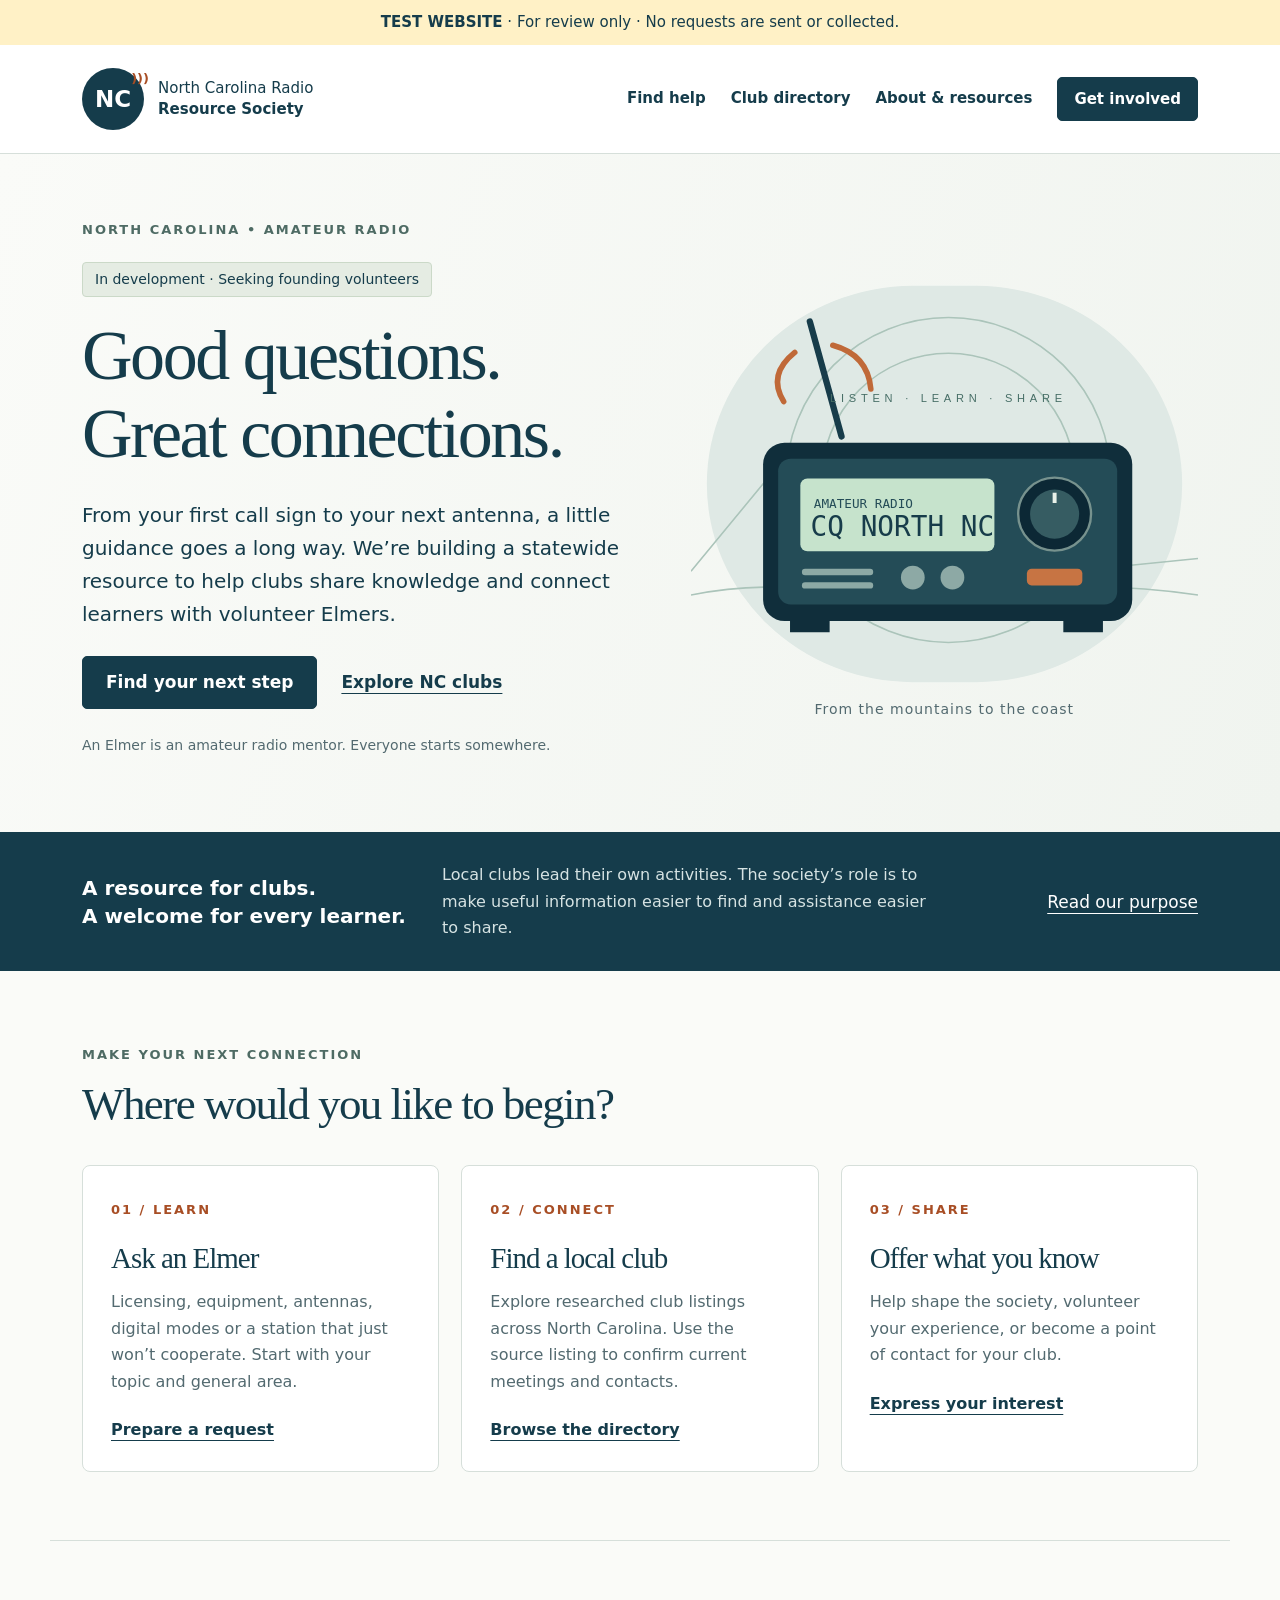
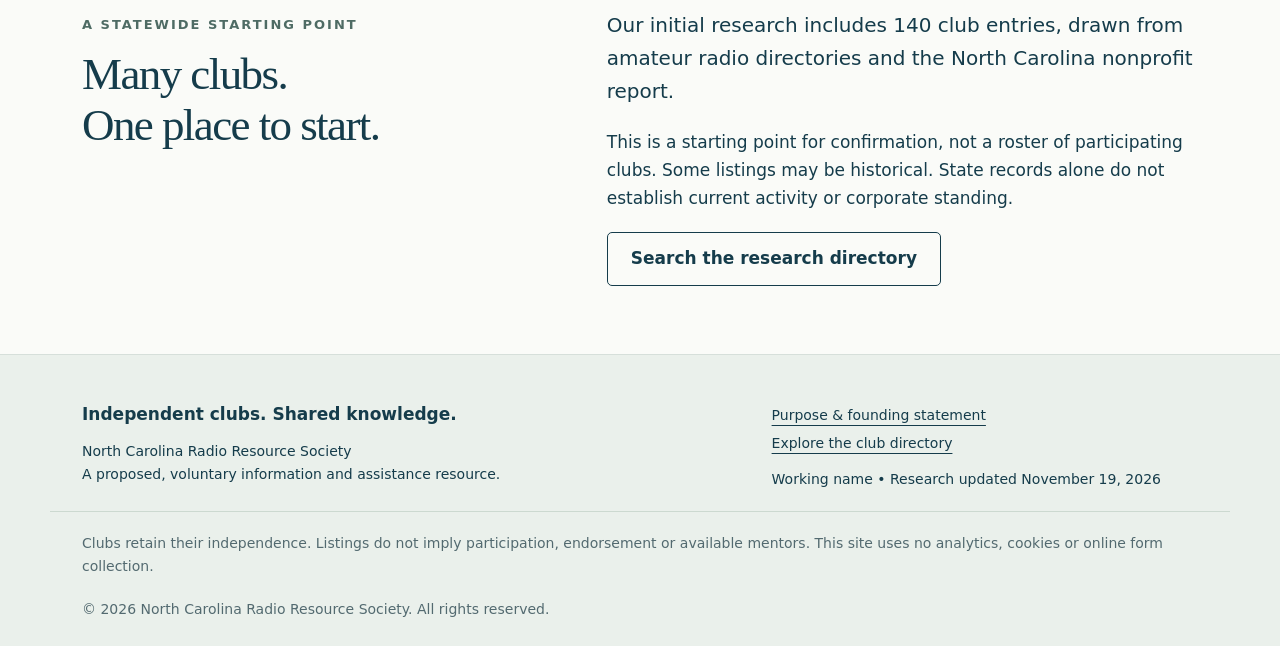
<file: index.html>
<!doctype html><html lang="en"><head><meta charset="utf-8"><meta name="viewport" content="width=device-width, initial-scale=1"><meta name="robots" content="noindex, nofollow"><meta name="description" content="A proposed statewide resource connecting North Carolina amateur radio clubs, learners and volunteer Elmers."><title>Shared knowledge across North Carolina | NCRRS</title><link rel="icon" href="mark.svg" type="image/svg+xml"><link rel="stylesheet" href="style.css"></head><body><aside style="background:#fff1c6;color:#153c4b;text-align:center;padding:10px 20px;font-size:15px" aria-label="Test site notice"><strong>TEST WEBSITE</strong> · For review only · No requests are sent or collected.</aside><a class="skip" href="#main">Skip to content</a><header><div class="wrap nav"><a class="brand" href="index.html"><span class="brand-icon" aria-hidden="true">NC<span>)))</span></span><span>North Carolina Radio<br><b>Resource Society</b></span></a><nav aria-label="Main navigation"><a href="help.html">Find help</a><a href="directory.html">Club directory</a><a href="about.html">About &amp; resources</a><a class="button small" href="help.html#prepare">Get involved</a></nav></div></header><main id="main"><section class="hero"><div class="wrap hero-grid"><div><span class="eyebrow">NORTH CAROLINA • AMATEUR RADIO</span><p class="status">In development · Seeking founding volunteers</p><h1>Good questions.<br>Great connections.</h1><p class="lead">From your first call sign to your next antenna, a little guidance goes a long way. We’re building a statewide resource to help clubs share knowledge and connect learners with volunteer Elmers.</p><div class="actions"><a class="button" href="help.html">Find your next step</a><a class="text-link" href="directory.html">Explore NC clubs</a></div><p class="muted">An Elmer is an amateur radio mentor. Everyone starts somewhere.</p></div><div class="art"><img src="radio.svg" alt="Illustration of an amateur radio with signal lines stretching from mountains to coast"><span class="art-caption">From the mountains to the coast</span></div></div></section><section class="band"><div class="wrap band-grid"><strong>A resource for clubs.<br>A welcome for every learner.</strong><p>Local clubs lead their own activities. The society’s role is to make useful information easier to find and assistance easier to share.</p><a href="about.html">Read our purpose</a></div></section><section class="wrap section"><span class="eyebrow">MAKE YOUR NEXT CONNECTION</span><h2>Where would you like to begin?</h2><div class="cards"><article class="card"><span class="number">01 / LEARN</span><h3>Ask an Elmer</h3><p>Licensing, equipment, antennas, digital modes or a station that just won’t cooperate. Start with your topic and general area.</p><a href="help.html">Prepare a request</a></article><article class="card"><span class="number">02 / CONNECT</span><h3>Find a local club</h3><p>Explore researched club listings across North Carolina. Use the source listing to confirm current meetings and contacts.</p><a href="directory.html">Browse the directory</a></article><article class="card"><span class="number">03 / SHARE</span><h3>Offer what you know</h3><p>Help shape the society, volunteer your experience, or become a point of contact for your club.</p><a href="help.html?interest=volunteer#prepare">Express your interest</a></article></div></section><section class="wrap section split"><div><span class="eyebrow">A STATEWIDE STARTING POINT</span><h2>Many clubs.<br>One place to start.</h2></div><div><p class="lead">Our initial research includes 140 club entries, drawn from amateur radio directories and the North Carolina nonprofit report.</p><p>This is a starting point for confirmation, not a roster of participating clubs. Some listings may be historical. State records alone do not establish current activity or corporate standing.</p><a class="button secondary" href="directory.html">Search the research directory</a></div></section></main><footer><div class="wrap footer-grid"><div><strong>Independent clubs. Shared knowledge.</strong><p>North Carolina Radio Resource Society<br>A proposed, voluntary information and assistance resource.</p></div><div><a href="about.html">Purpose &amp; founding statement</a><br><a href="directory.html">Explore the club directory</a><p>Working name • Research updated November 19, 2026</p></div></div><div class="wrap fine">Clubs retain their independence. Listings do not imply participation, endorsement or available mentors. This site uses no analytics, cookies or online form collection.</div><p class="wrap muted" style="margin-top:20px;margin-bottom:0">&copy; 2026 North Carolina Radio Resource Society. All rights reserved.</p></footer><script src="config.js"></script><script src="clubs.js"></script><script src="app.js"></script></body></html>
</file>
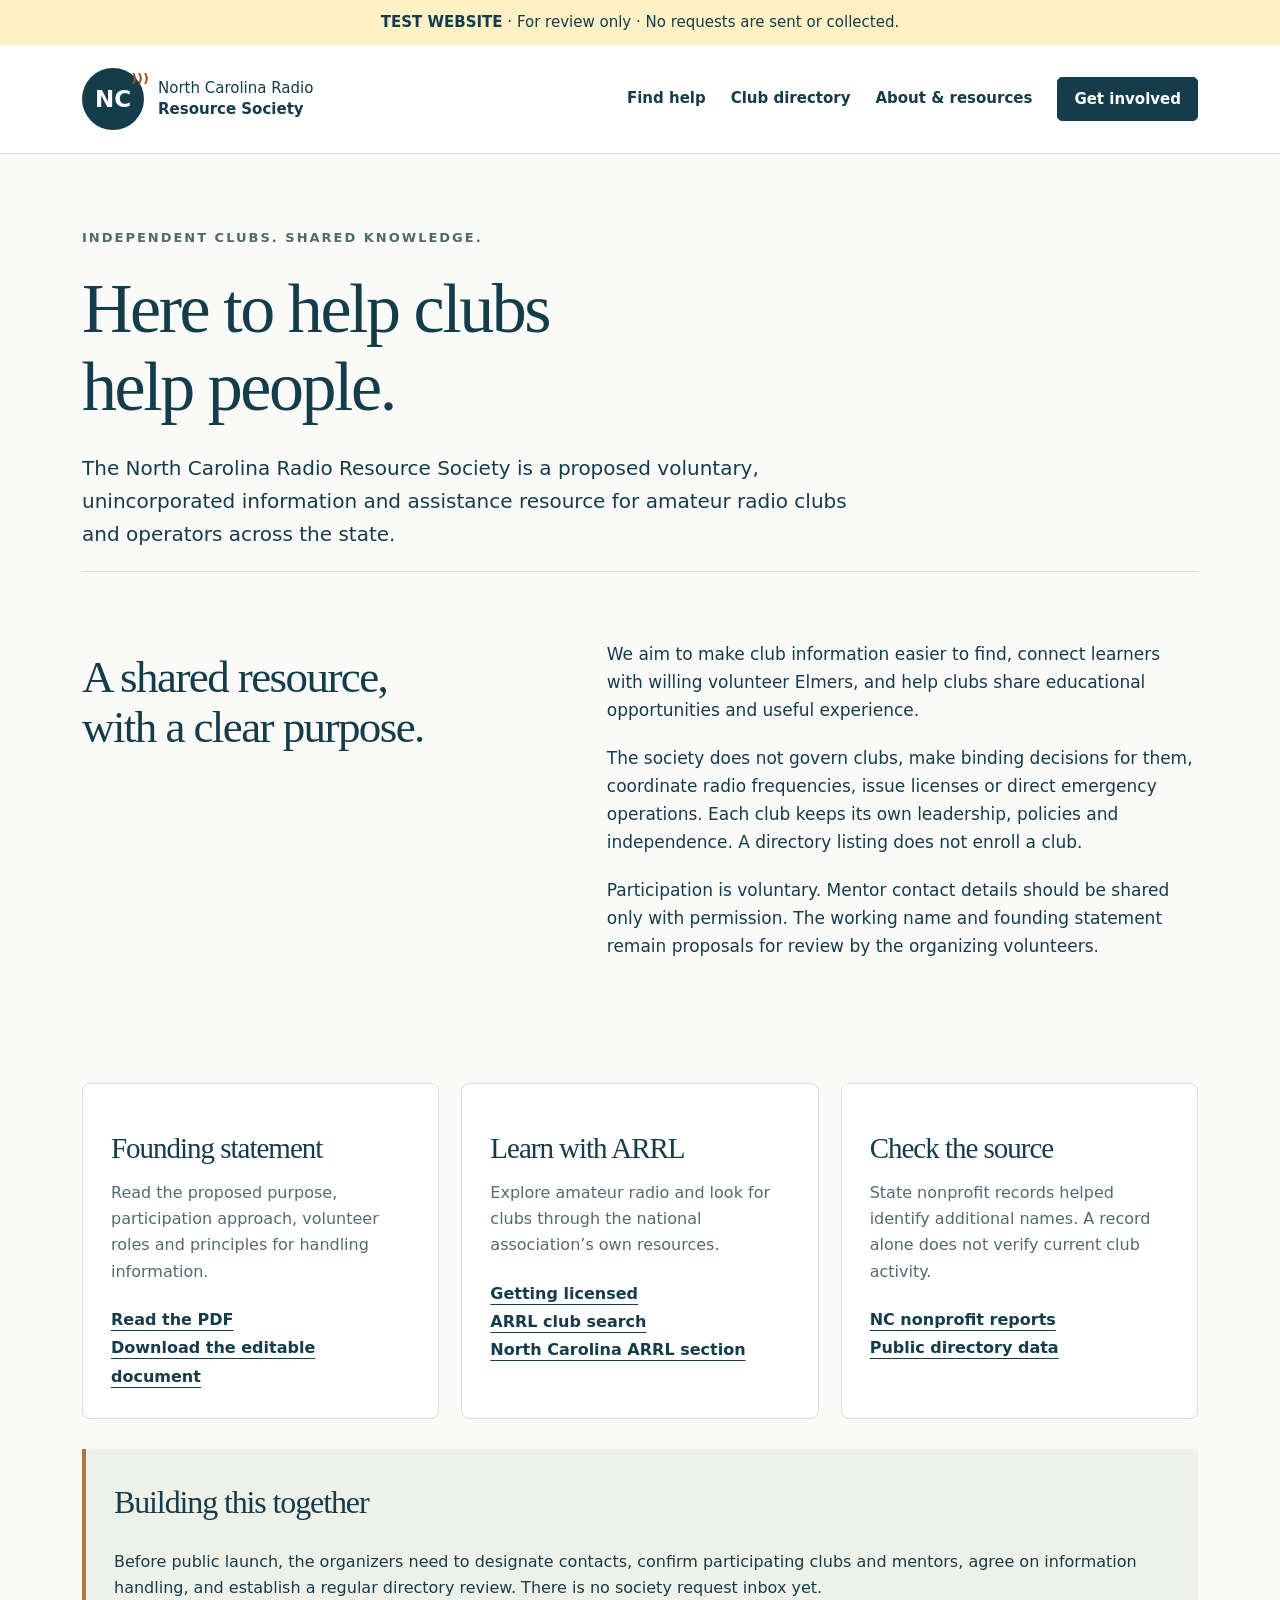
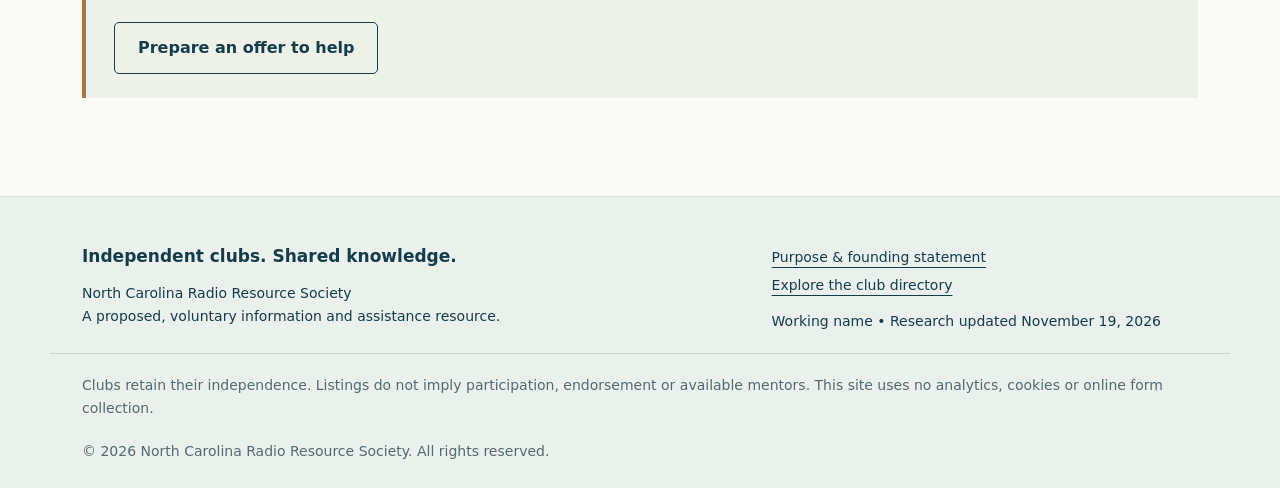
<file: about.html>
<!doctype html><html lang="en"><head><meta charset="utf-8"><meta name="viewport" content="width=device-width, initial-scale=1"><meta name="robots" content="noindex, nofollow"><meta name="description" content="A proposed statewide resource connecting North Carolina amateur radio clubs, learners and volunteer Elmers."><title>Purpose and resources | NCRRS</title><link rel="icon" href="mark.svg" type="image/svg+xml"><link rel="stylesheet" href="style.css"></head><body><aside style="background:#fff1c6;color:#153c4b;text-align:center;padding:10px 20px;font-size:15px" aria-label="Test site notice"><strong>TEST WEBSITE</strong> · For review only · No requests are sent or collected.</aside><a class="skip" href="#main">Skip to content</a><header><div class="wrap nav"><a class="brand" href="index.html"><span class="brand-icon" aria-hidden="true">NC<span>)))</span></span><span>North Carolina Radio<br><b>Resource Society</b></span></a><nav aria-label="Main navigation"><a href="help.html">Find help</a><a href="directory.html">Club directory</a><a href="about.html">About &amp; resources</a><a class="button small" href="help.html#prepare">Get involved</a></nav></div></header><main id="main"><section class="wrap section"><span class="eyebrow">INDEPENDENT CLUBS. SHARED KNOWLEDGE.</span><h1>Here to help clubs<br>help people.</h1><p class="lead narrow">The North Carolina Radio Resource Society is a proposed voluntary, unincorporated information and assistance resource for amateur radio clubs and operators across the state.</p><div class="split section"><div><h2>A shared resource,<br>with a clear purpose.</h2></div><div><p>We aim to make club information easier to find, connect learners with willing volunteer Elmers, and help clubs share educational opportunities and useful experience.</p><p>The society does not govern clubs, make binding decisions for them, coordinate radio frequencies, issue licenses or direct emergency operations. Each club keeps its own leadership, policies and independence. A directory listing does not enroll a club.</p><p>Participation is voluntary. Mentor contact details should be shared only with permission. The working name and founding statement remain proposals for review by the organizing volunteers.</p></div></div><div class="cards"><article class="card"><h3>Founding statement</h3><p>Read the proposed purpose, participation approach, volunteer roles and principles for handling information.</p><a href="founding-statement.pdf">Read the PDF</a><br><a href="founding-statement.docx">Download the editable document</a></article><article class="card"><h3>Learn with ARRL</h3><p>Explore amateur radio and look for clubs through the national association’s own resources.</p><a href="https://www.arrl.org/getting-licensed">Getting licensed</a><br><a href="https://www.arrl.org/find-a-club">ARRL club search</a><br><a href="https://www.ncarrl.org/">North Carolina ARRL section</a></article><article class="card"><h3>Check the source</h3><p>State nonprofit records helped identify additional names. A record alone does not verify current club activity.</p><a href="https://www.sosnc.gov/online_services/business_registration/Non_Profit_Reports">NC nonprofit reports</a><br><a href="clubs.json">Public directory data</a></article></div><div class="notice section"><h2>Building this together</h2><p>Before public launch, the organizers need to designate contacts, confirm participating clubs and mentors, agree on information handling, and establish a regular directory review. There is no society request inbox yet.</p><a class="button secondary" href="help.html?interest=volunteer#prepare">Prepare an offer to help</a></div></section></main><footer><div class="wrap footer-grid"><div><strong>Independent clubs. Shared knowledge.</strong><p>North Carolina Radio Resource Society<br>A proposed, voluntary information and assistance resource.</p></div><div><a href="about.html">Purpose &amp; founding statement</a><br><a href="directory.html">Explore the club directory</a><p>Working name • Research updated November 19, 2026</p></div></div><div class="wrap fine">Clubs retain their independence. Listings do not imply participation, endorsement or available mentors. This site uses no analytics, cookies or online form collection.</div><p class="wrap muted" style="margin-top:20px;margin-bottom:0">&copy; 2026 North Carolina Radio Resource Society. All rights reserved.</p></footer><script src="config.js"></script><script src="clubs.js"></script><script src="app.js"></script></body></html>
</file>
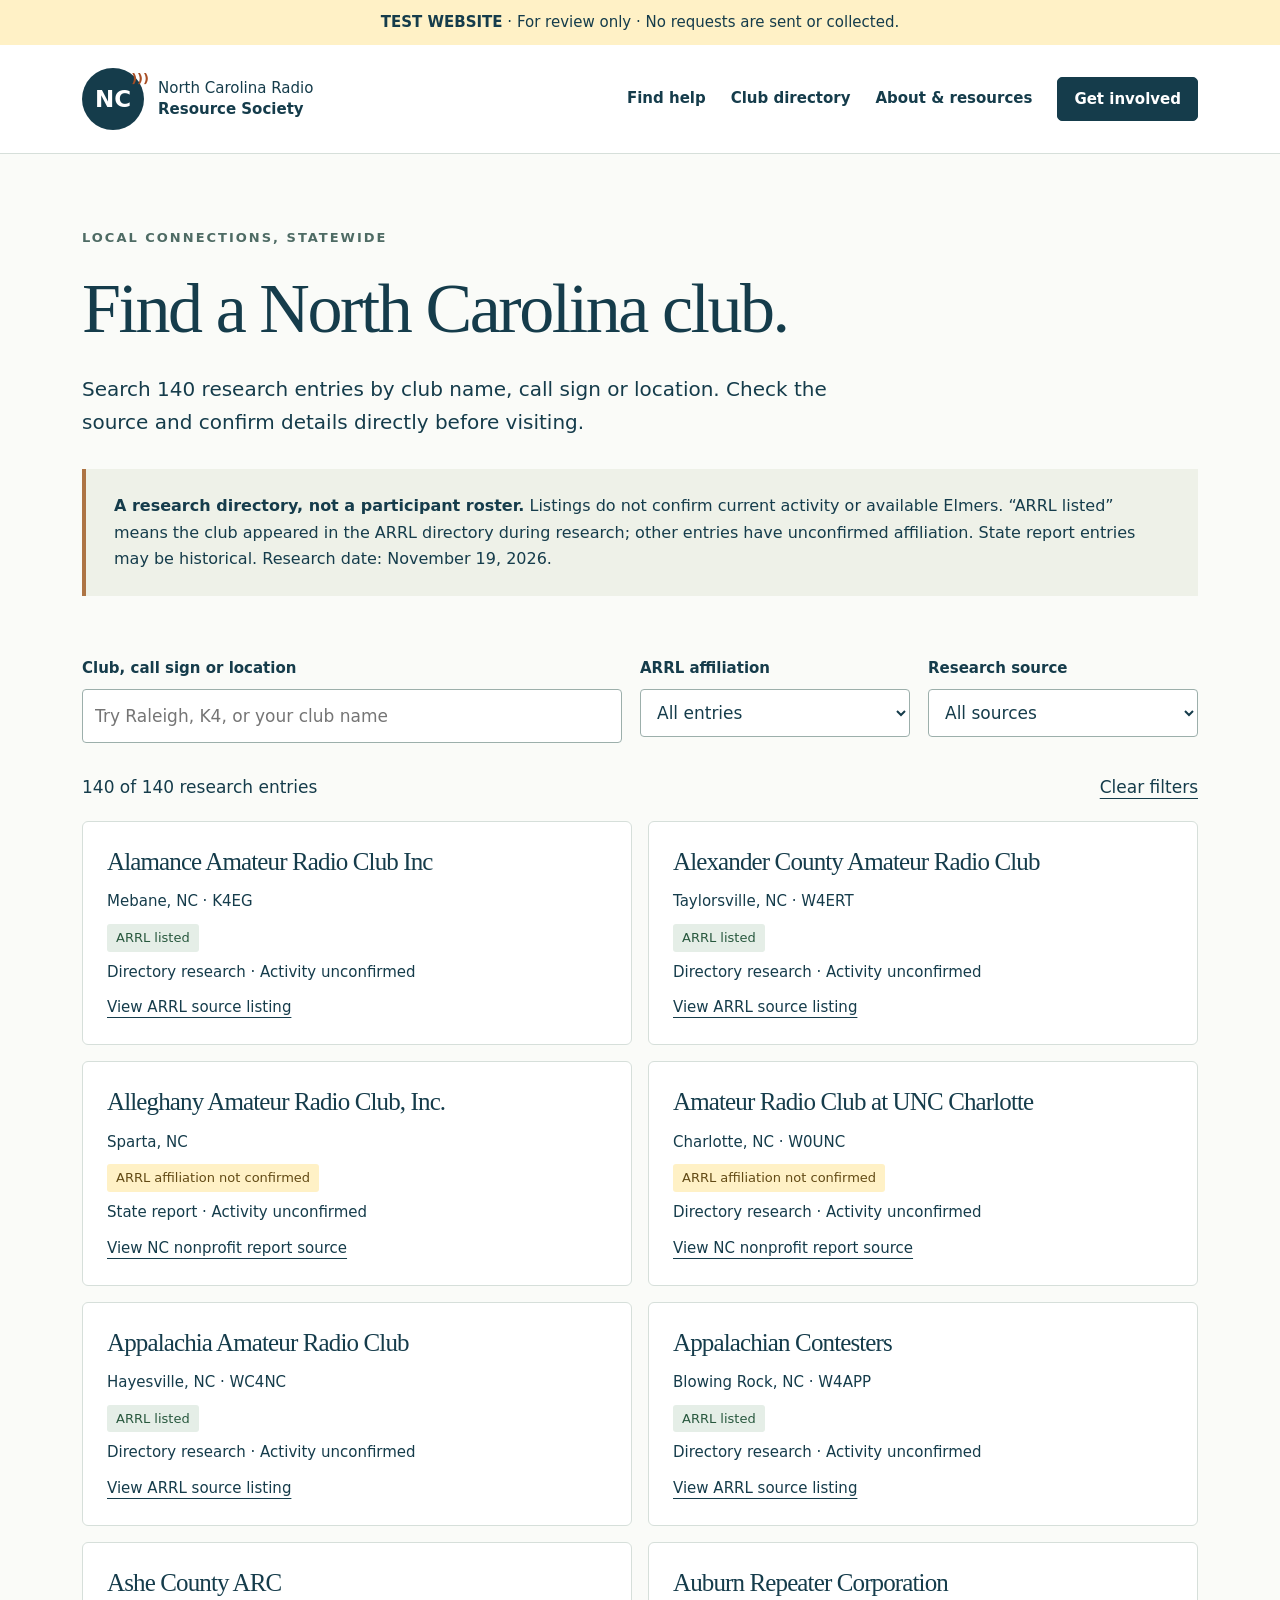
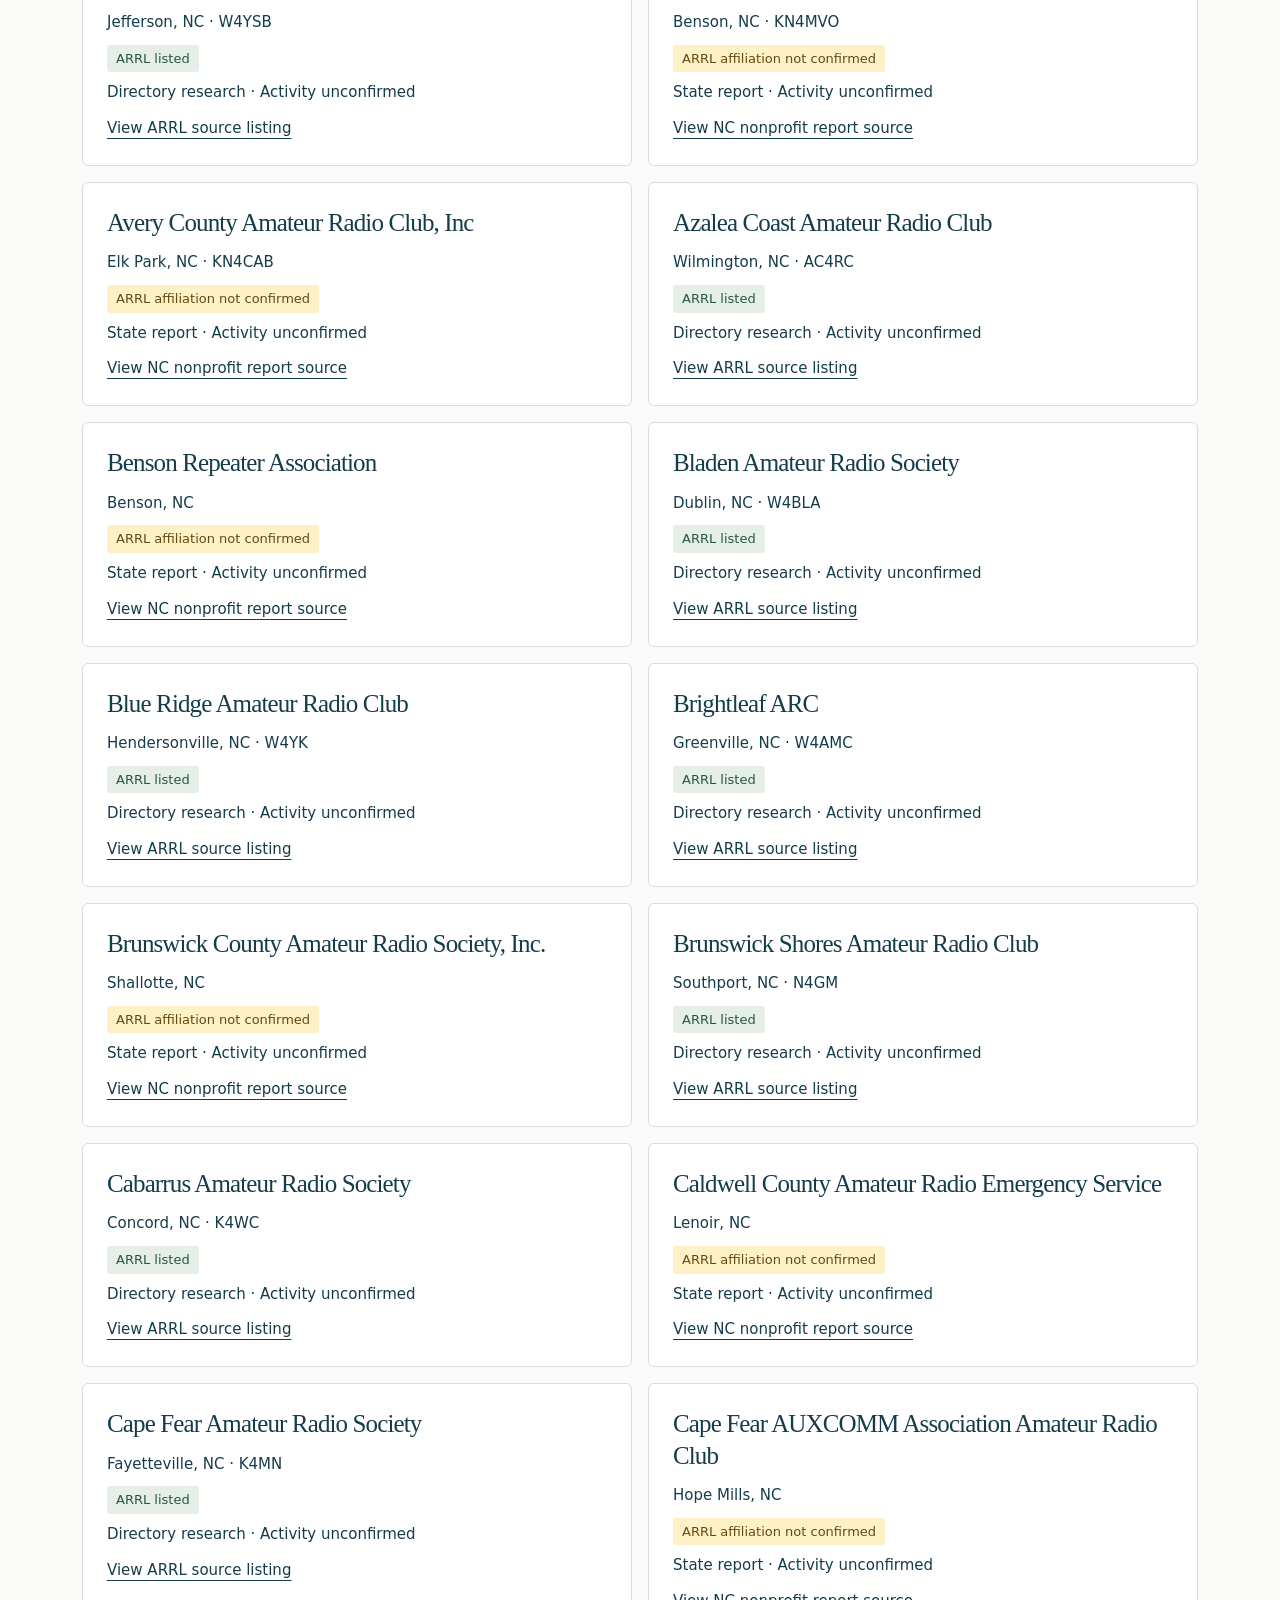
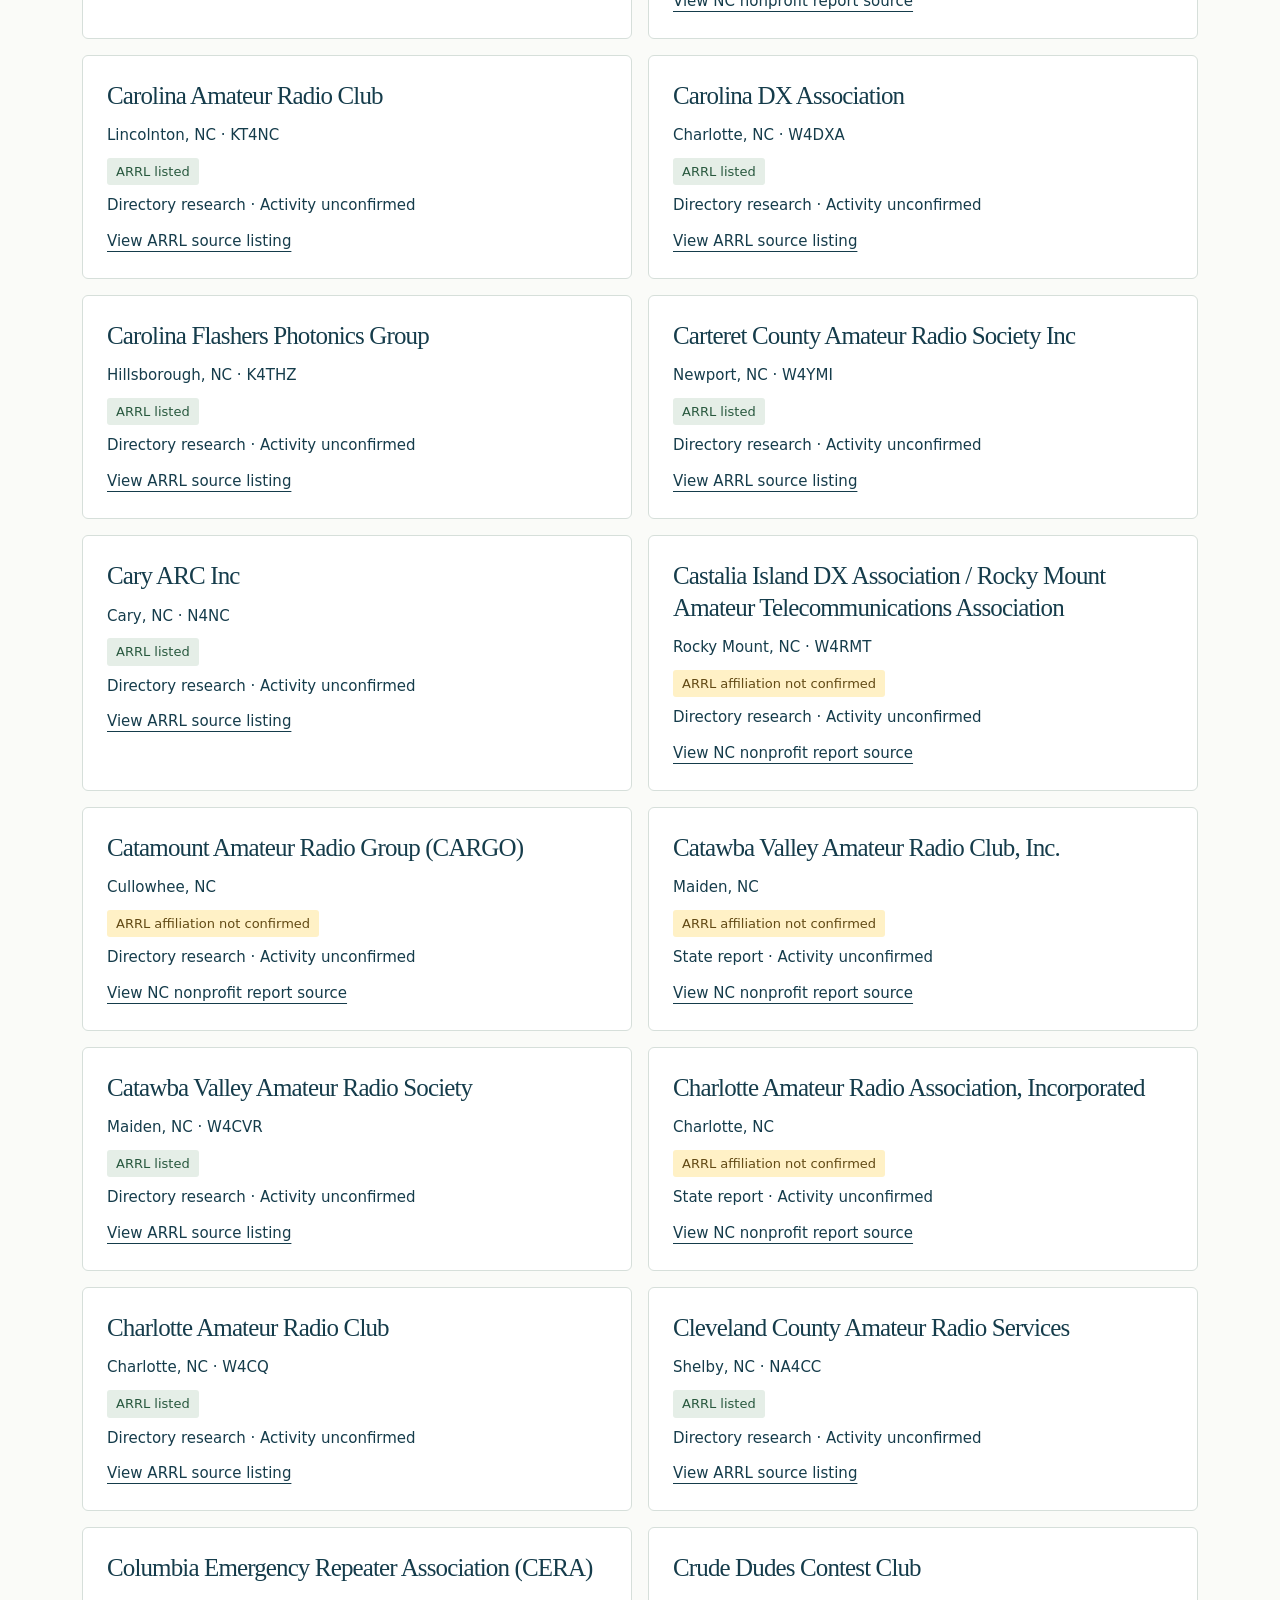
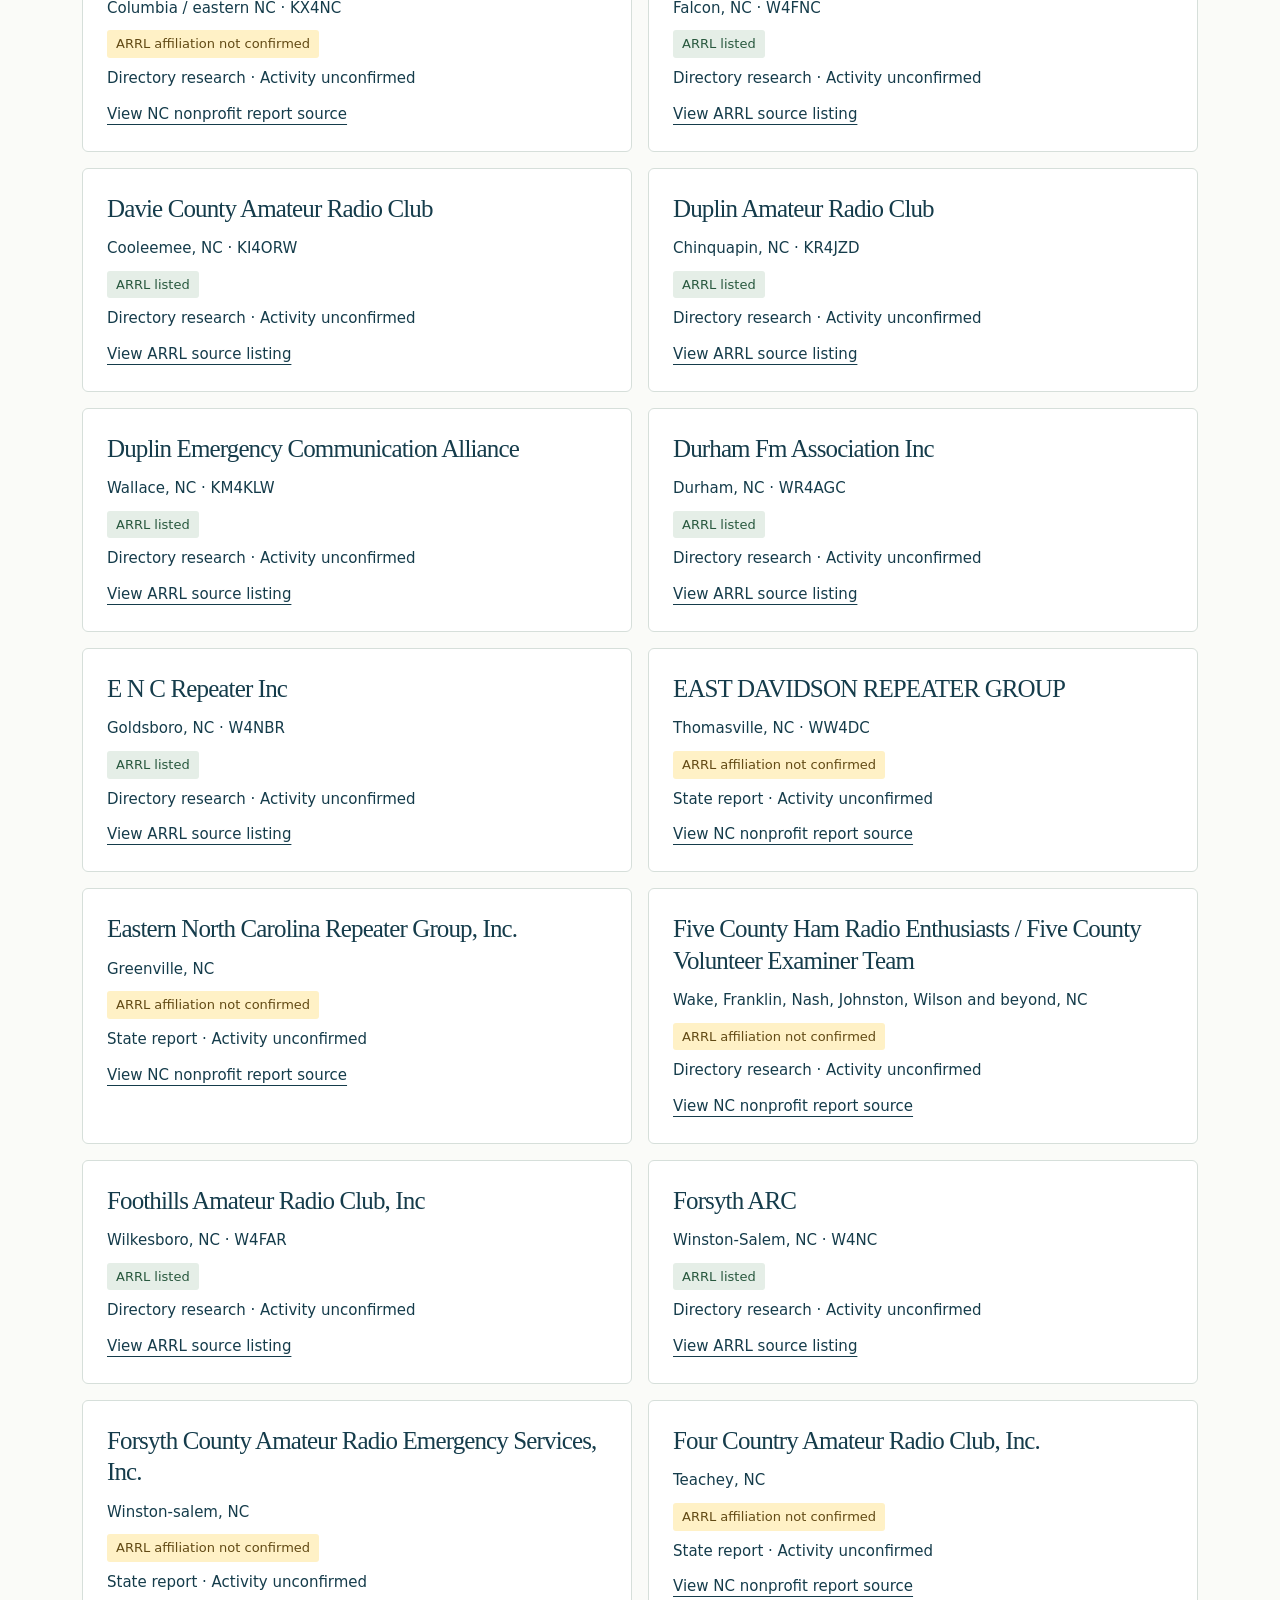
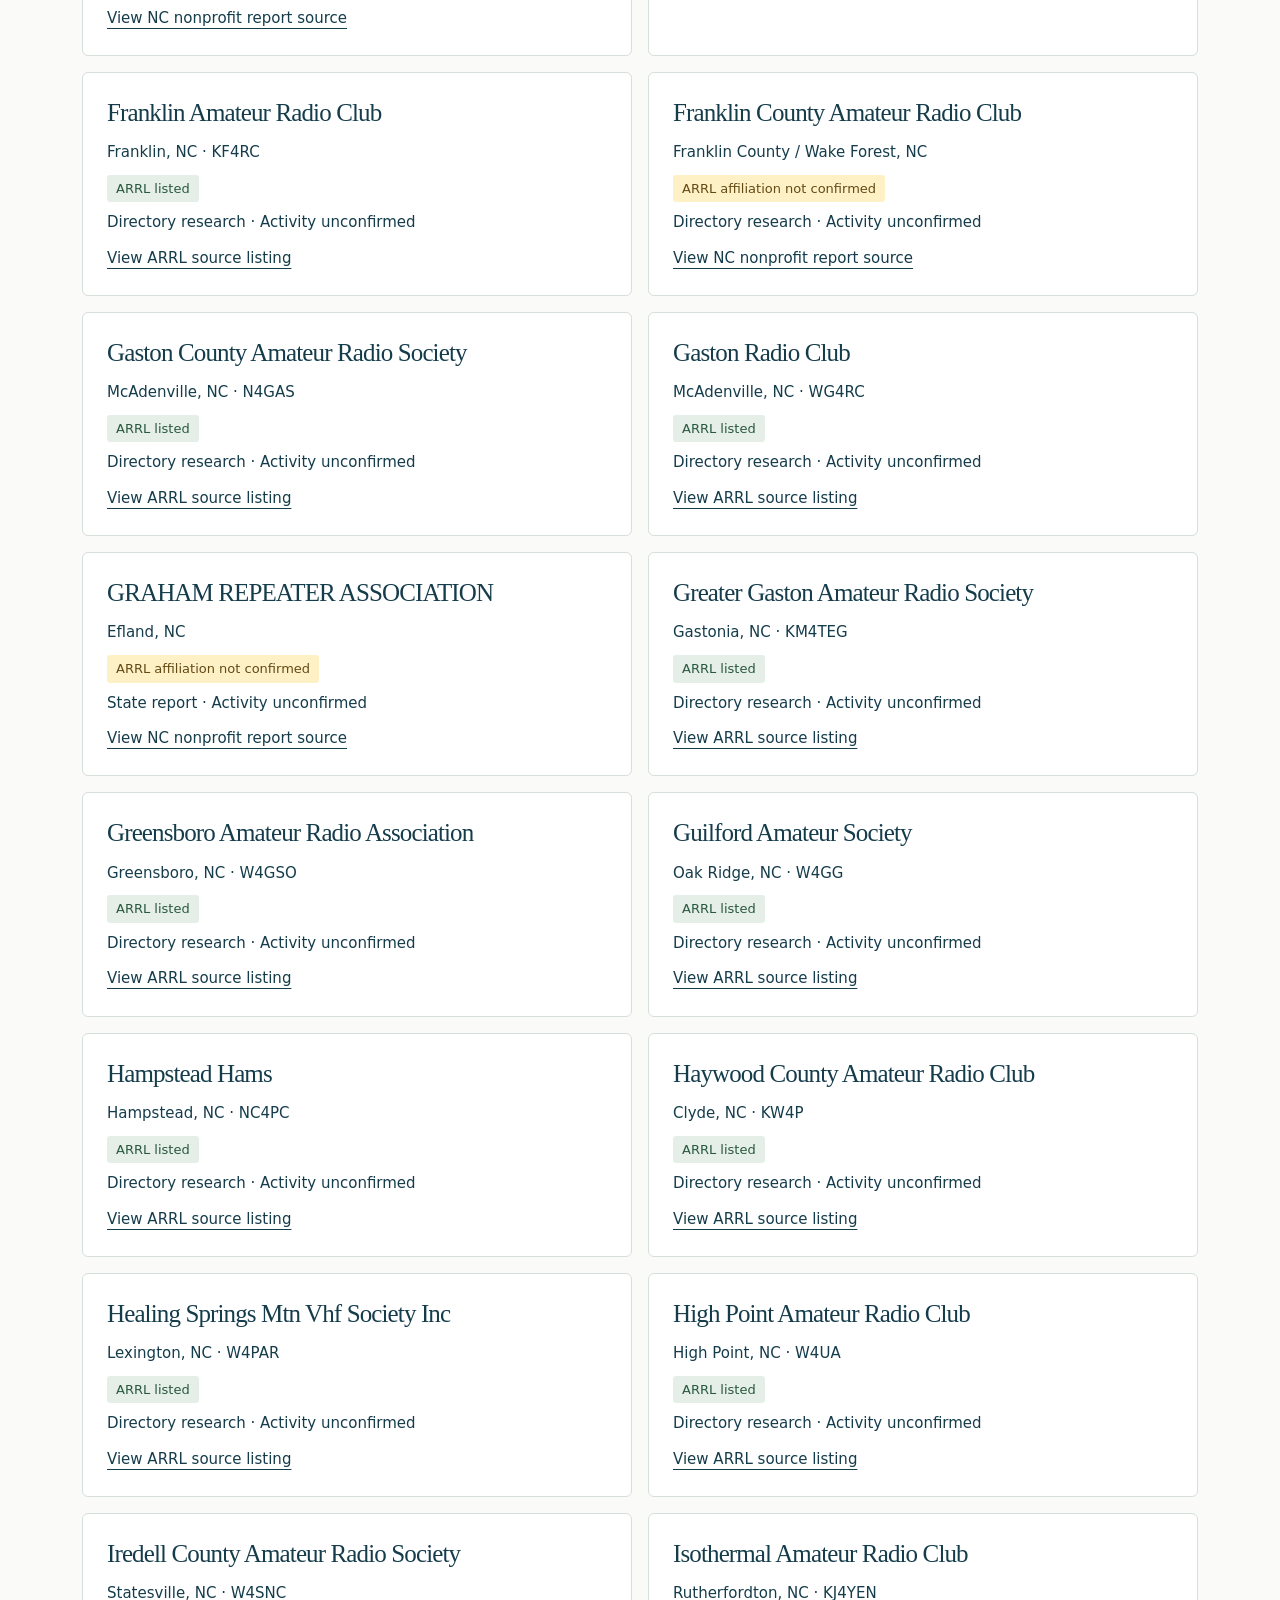
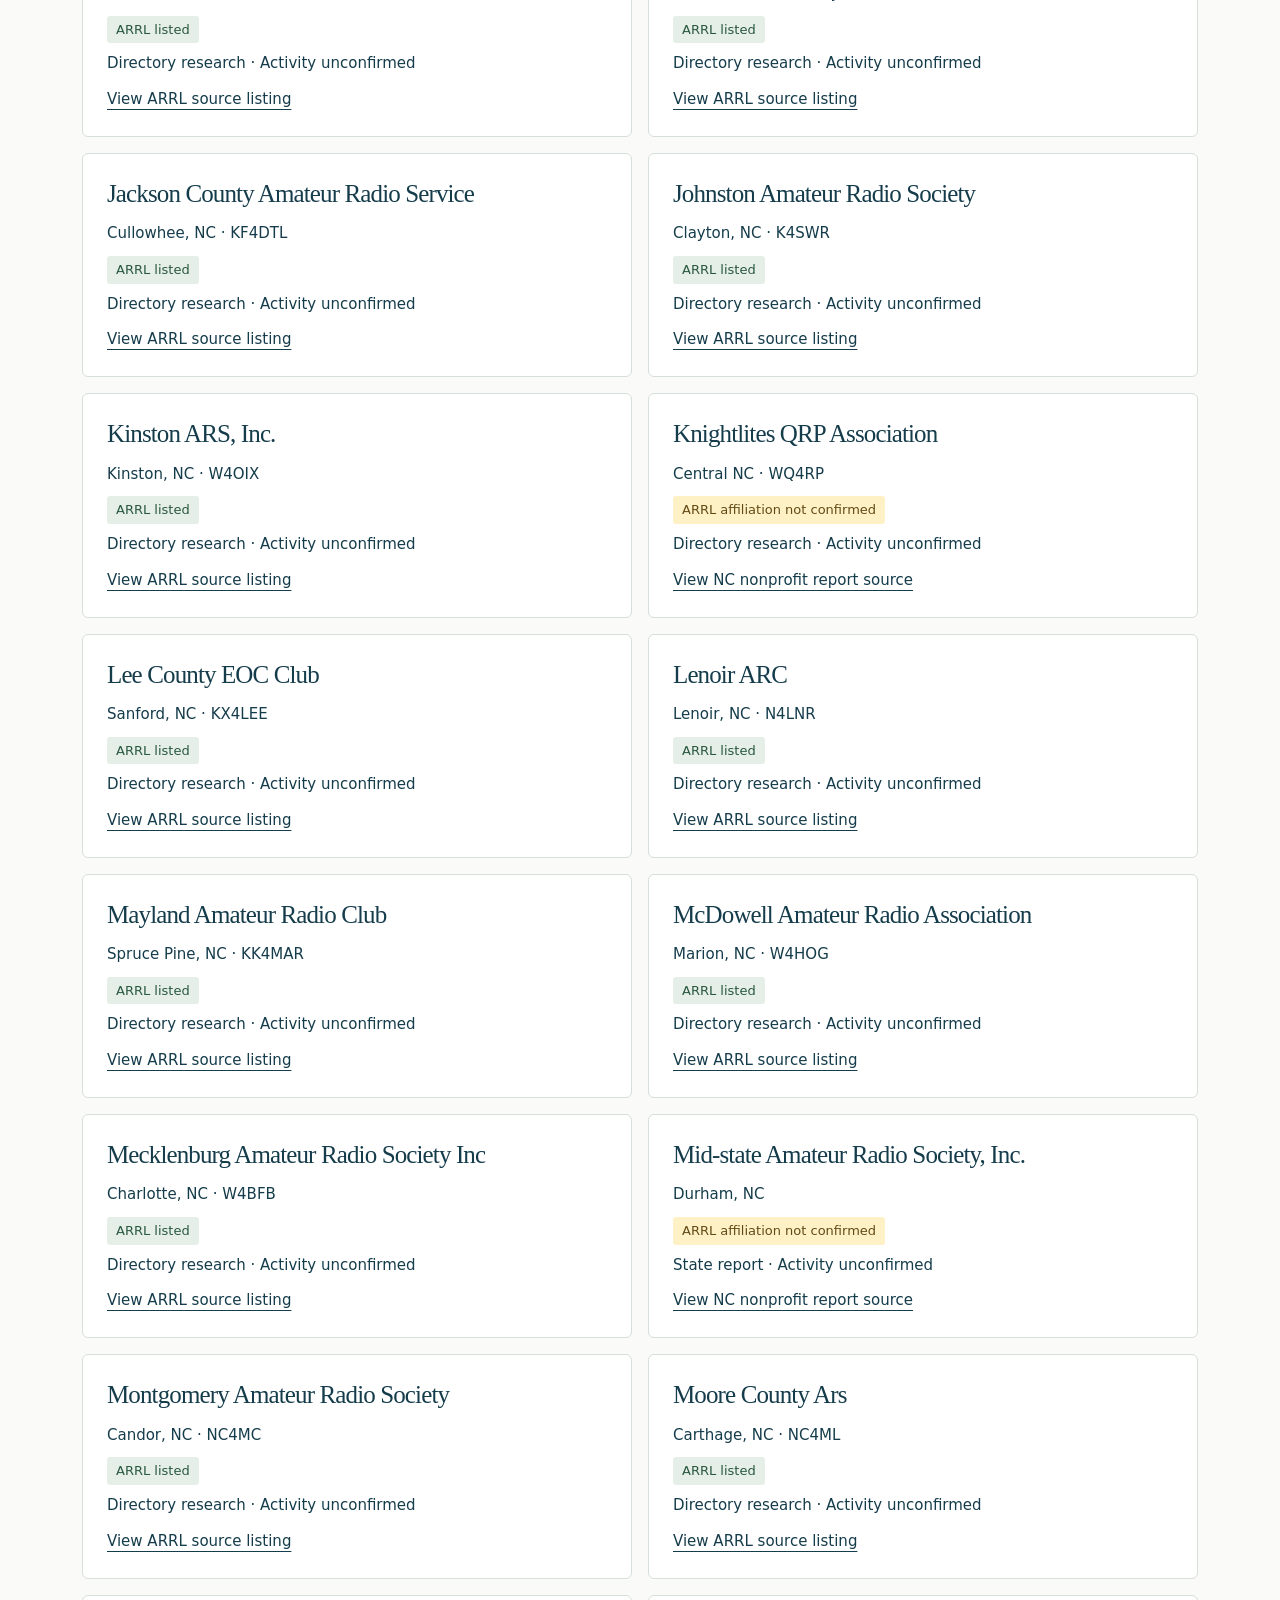
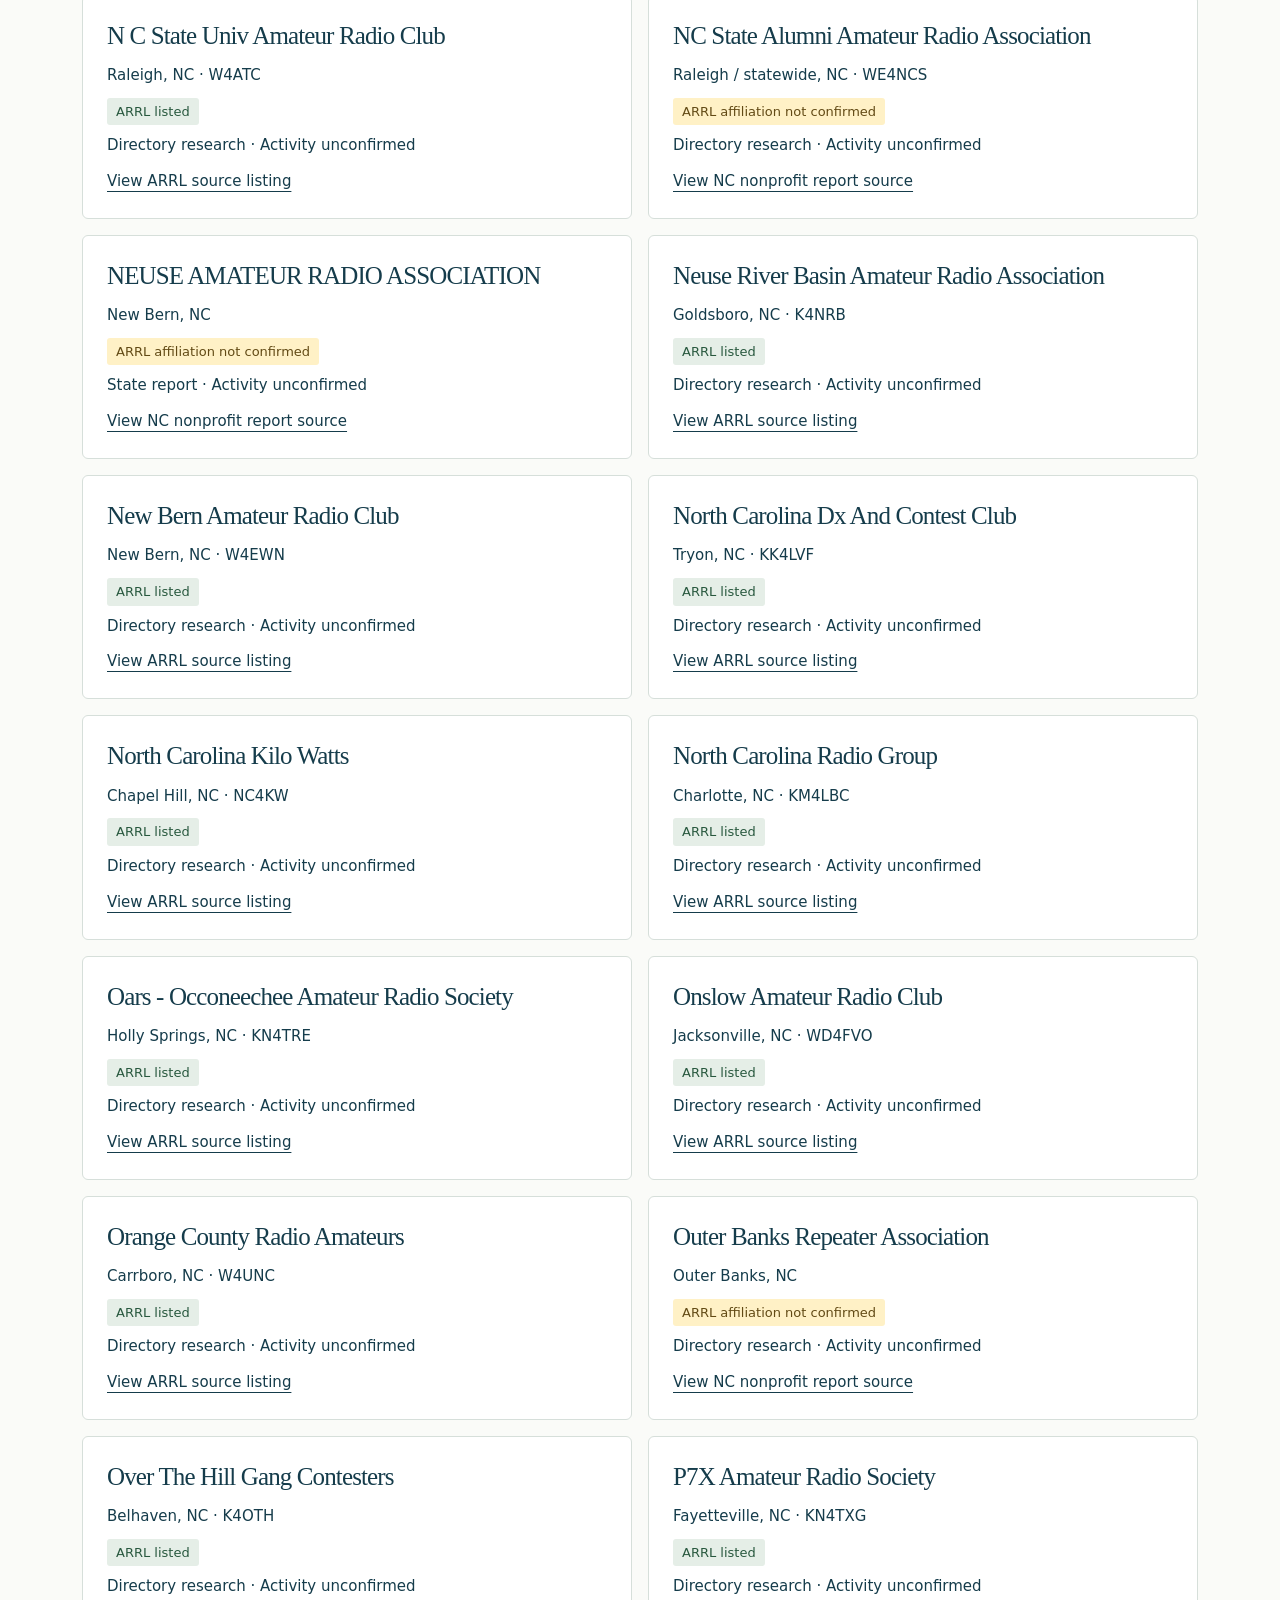
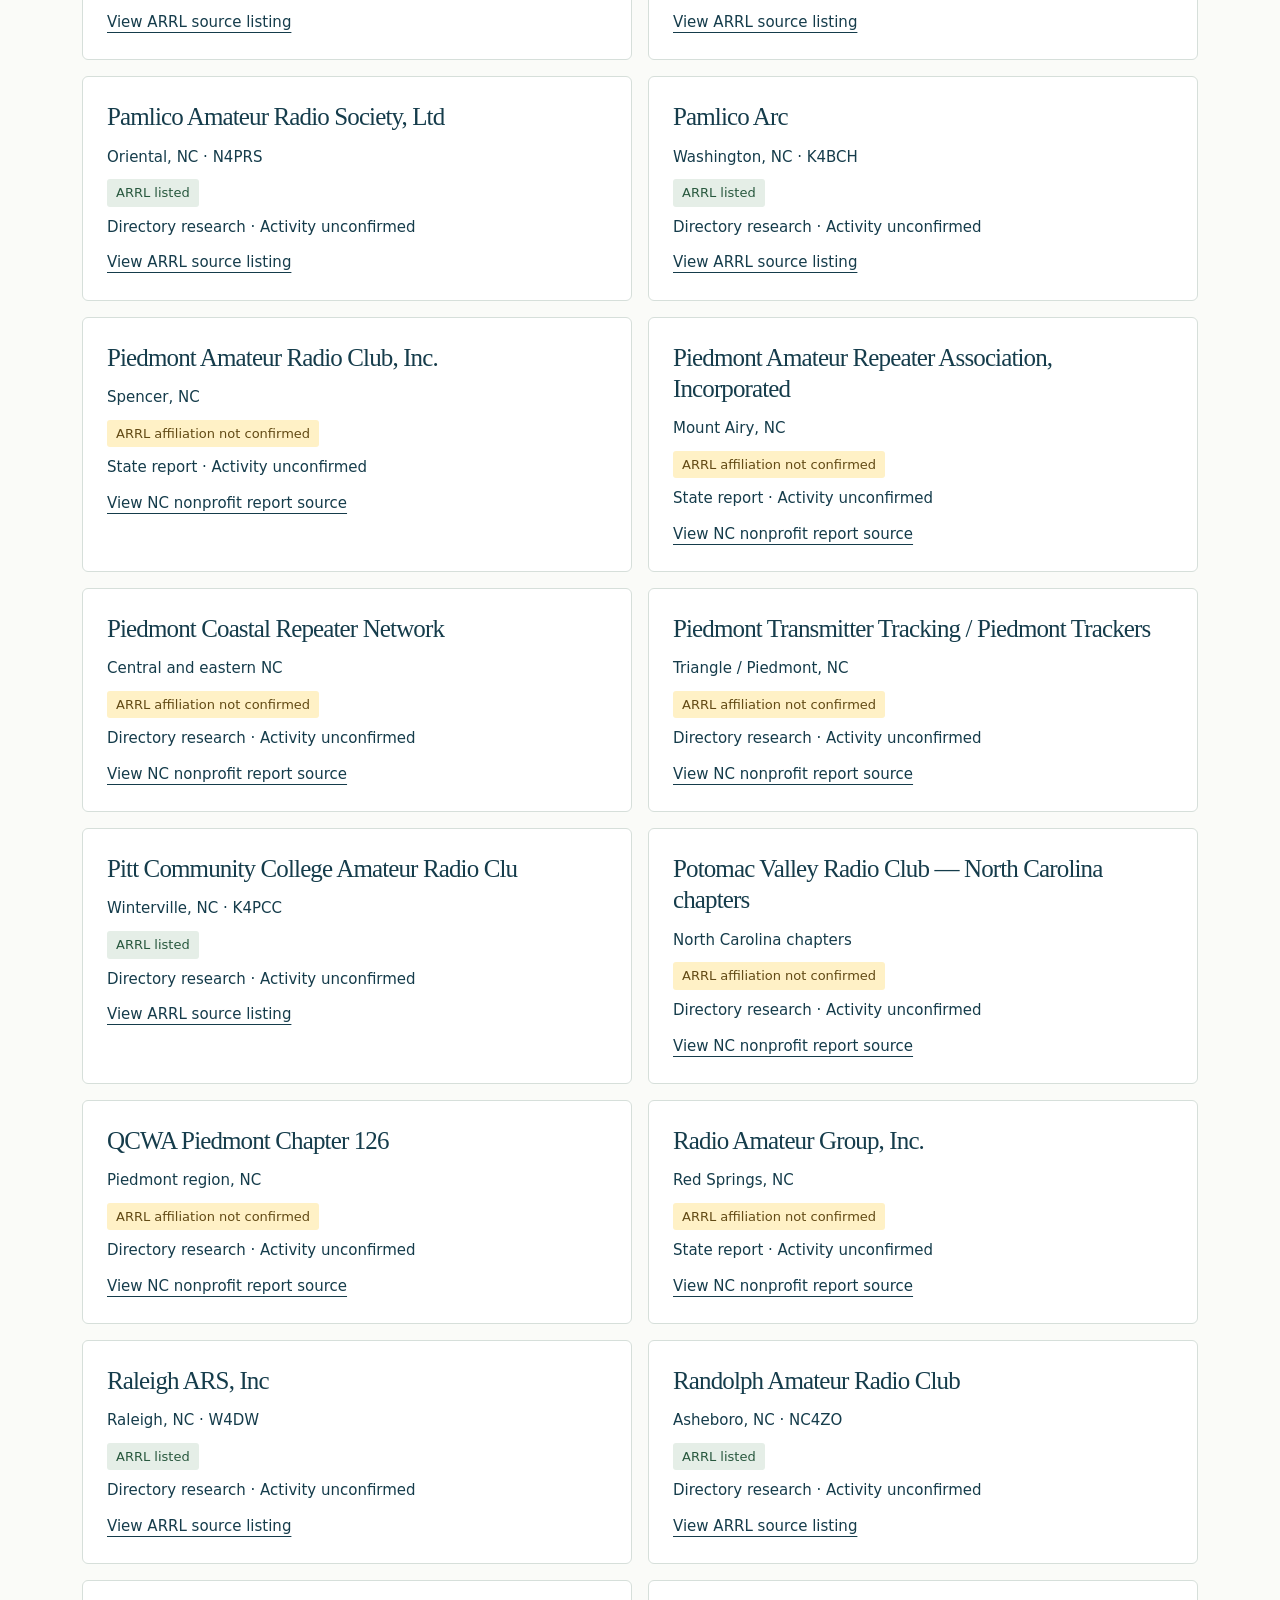
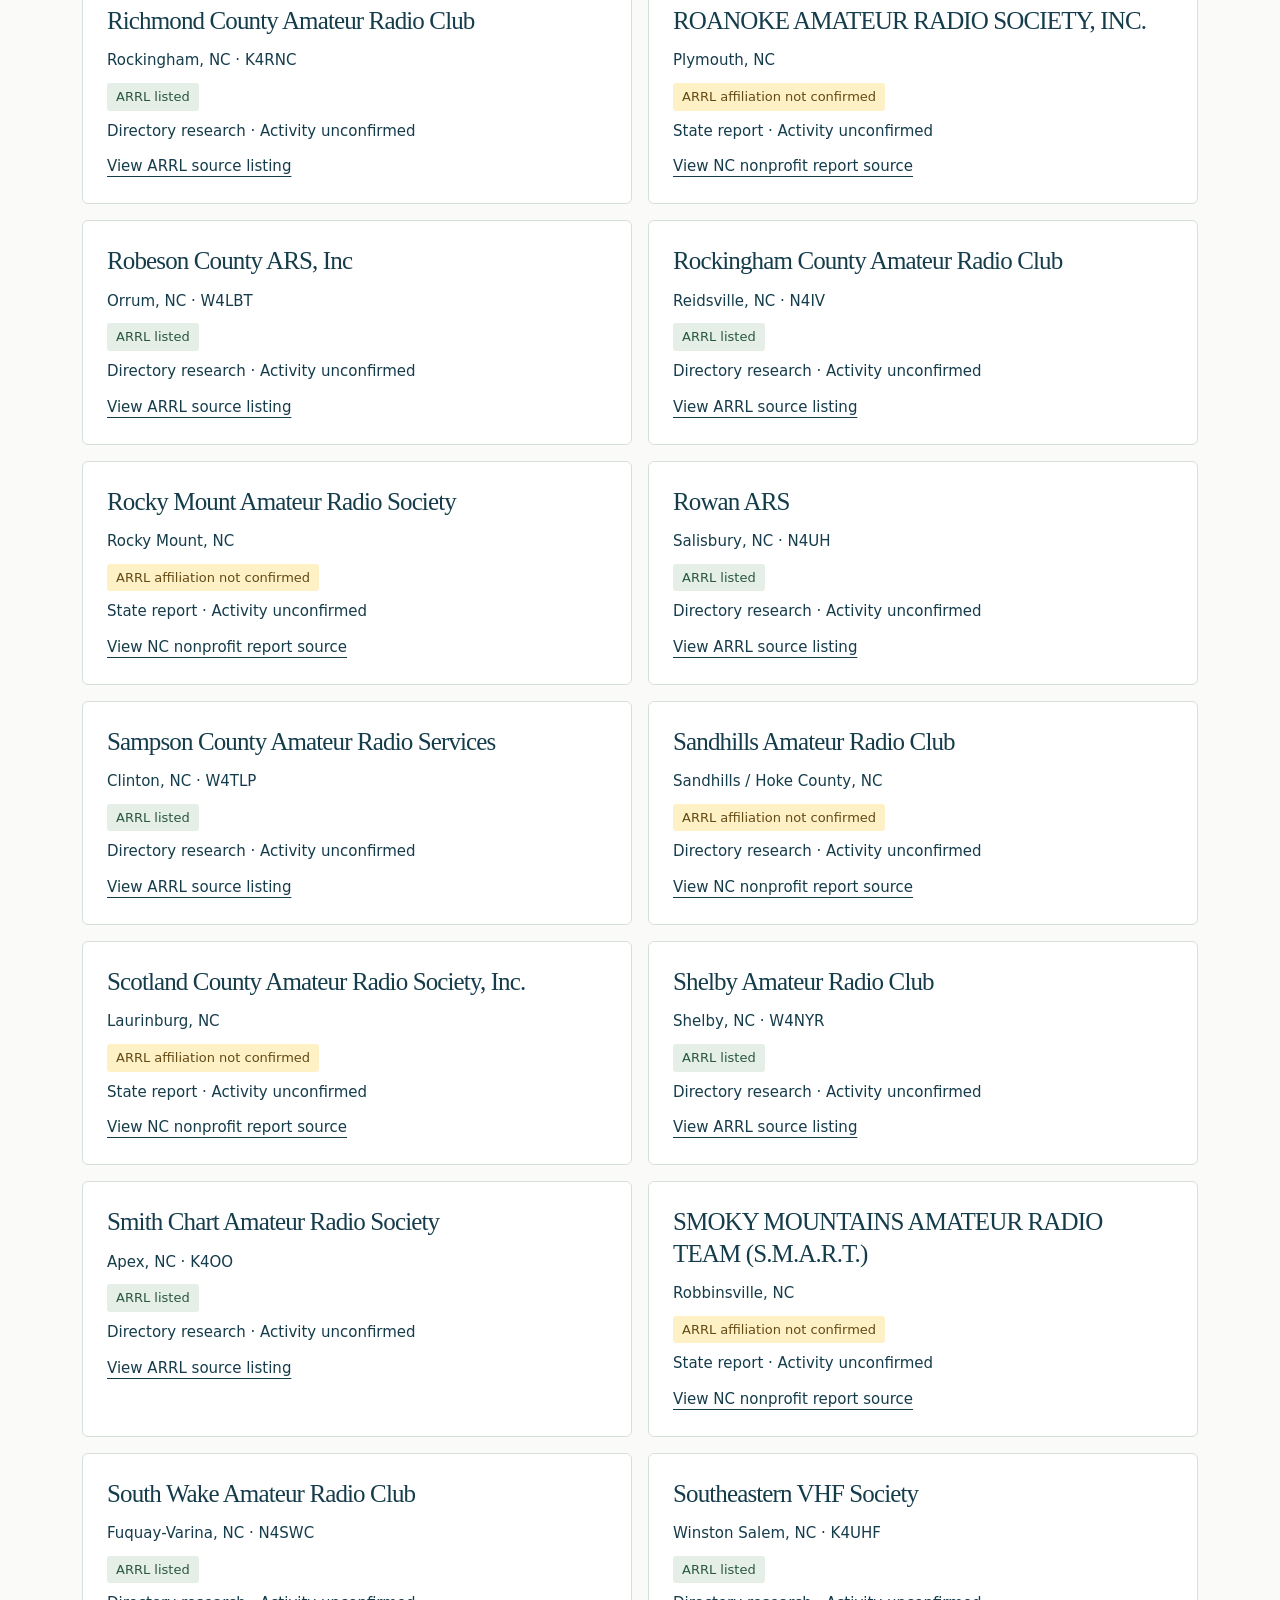
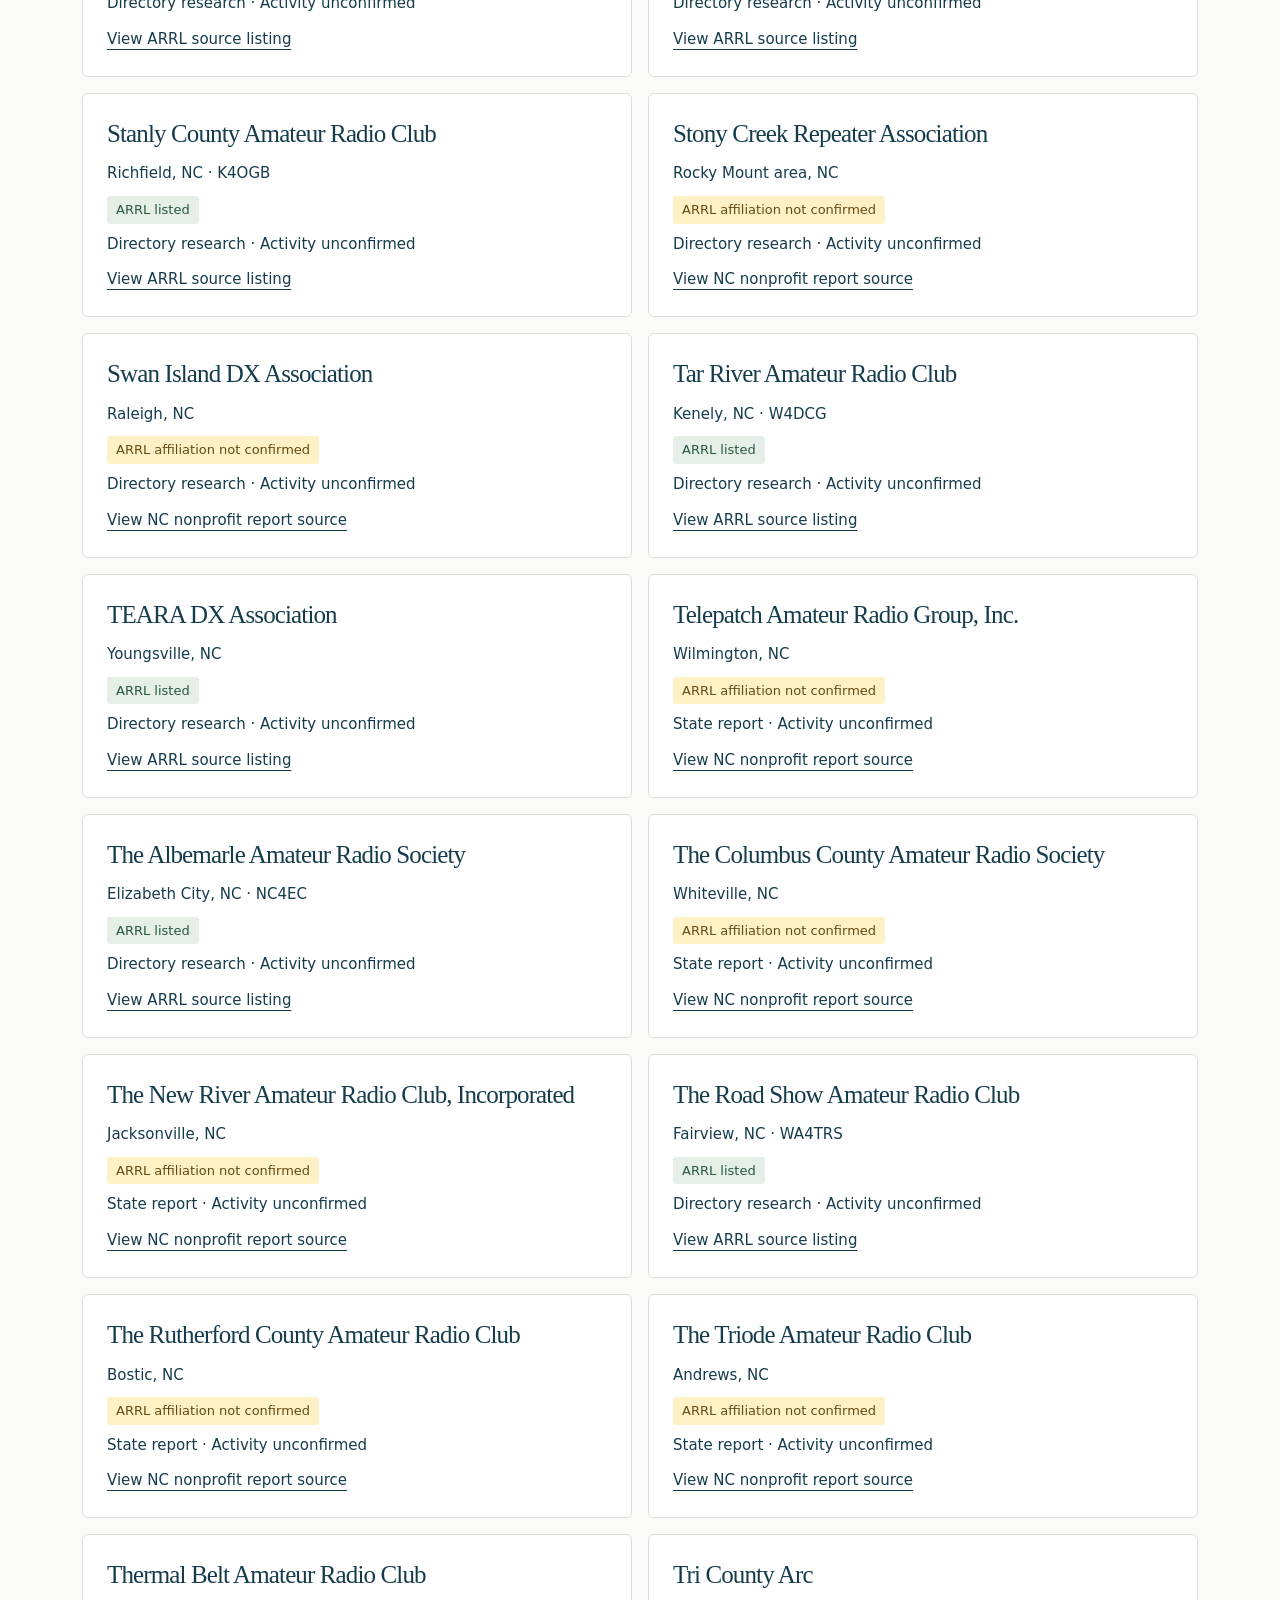
<file: directory.html>
<!doctype html><html lang="en"><head><meta charset="utf-8"><meta name="viewport" content="width=device-width, initial-scale=1"><meta name="robots" content="noindex, nofollow"><meta name="description" content="A proposed statewide resource connecting North Carolina amateur radio clubs, learners and volunteer Elmers."><title>Club directory | NCRRS</title><link rel="icon" href="mark.svg" type="image/svg+xml"><link rel="stylesheet" href="style.css"></head><body><aside style="background:#fff1c6;color:#153c4b;text-align:center;padding:10px 20px;font-size:15px" aria-label="Test site notice"><strong>TEST WEBSITE</strong> · For review only · No requests are sent or collected.</aside><a class="skip" href="#main">Skip to content</a><header><div class="wrap nav"><a class="brand" href="index.html"><span class="brand-icon" aria-hidden="true">NC<span>)))</span></span><span>North Carolina Radio<br><b>Resource Society</b></span></a><nav aria-label="Main navigation"><a href="help.html">Find help</a><a href="directory.html">Club directory</a><a href="about.html">About &amp; resources</a><a class="button small" href="help.html#prepare">Get involved</a></nav></div></header><main id="main"><section class="wrap section"><span class="eyebrow">LOCAL CONNECTIONS, STATEWIDE</span><h1>Find a North Carolina club.</h1><p class="lead narrow">Search 140 research entries by club name, call sign or location. Check the source and confirm details directly before visiting.</p><div class="notice"><strong>A research directory, not a participant roster.</strong> Listings do not confirm current activity or available Elmers. “ARRL listed” means the club appeared in the ARRL directory during research; other entries have unconfirmed affiliation. State report entries may be historical. Research date: November 19, 2026.</div><div class="filters"><div><label for="search">Club, call sign or location</label><input id="search" type="search" placeholder="Try Raleigh, K4, or your club name"></div><div><label for="affiliation">ARRL affiliation</label><select id="affiliation"><option value="all">All entries</option><option value="yes">ARRL listed</option><option value="unknown">Not confirmed</option></select></div><div><label for="origin">Research source</label><select id="origin"><option value="all">All sources</option><option value="state">Added from state report</option></select></div></div><div class="results-heading"><p id="result-count" role="status" aria-live="polite"></p><button id="reset" class="plain" type="button">Clear filters</button></div><div id="club-results" class="club-list"></div><noscript><p>Enable JavaScript to search, or <a href="clubs.json">download the directory data</a>.</p></noscript><p class="muted">Corrections welcome once an organizer contact is established. <a href="help.html?interest=correction#prepare">Prepare a correction</a>. Public website data excludes personal phone numbers, personal email addresses and registered office addresses.</p></section></main><footer><div class="wrap footer-grid"><div><strong>Independent clubs. Shared knowledge.</strong><p>North Carolina Radio Resource Society<br>A proposed, voluntary information and assistance resource.</p></div><div><a href="about.html">Purpose &amp; founding statement</a><br><a href="directory.html">Explore the club directory</a><p>Working name • Research updated November 19, 2026</p></div></div><div class="wrap fine">Clubs retain their independence. Listings do not imply participation, endorsement or available mentors. This site uses no analytics, cookies or online form collection.</div><p class="wrap muted" style="margin-top:20px;margin-bottom:0">&copy; 2026 North Carolina Radio Resource Society. All rights reserved.</p></footer><script src="config.js"></script><script src="clubs.js"></script><script src="app.js"></script></body></html>
</file>
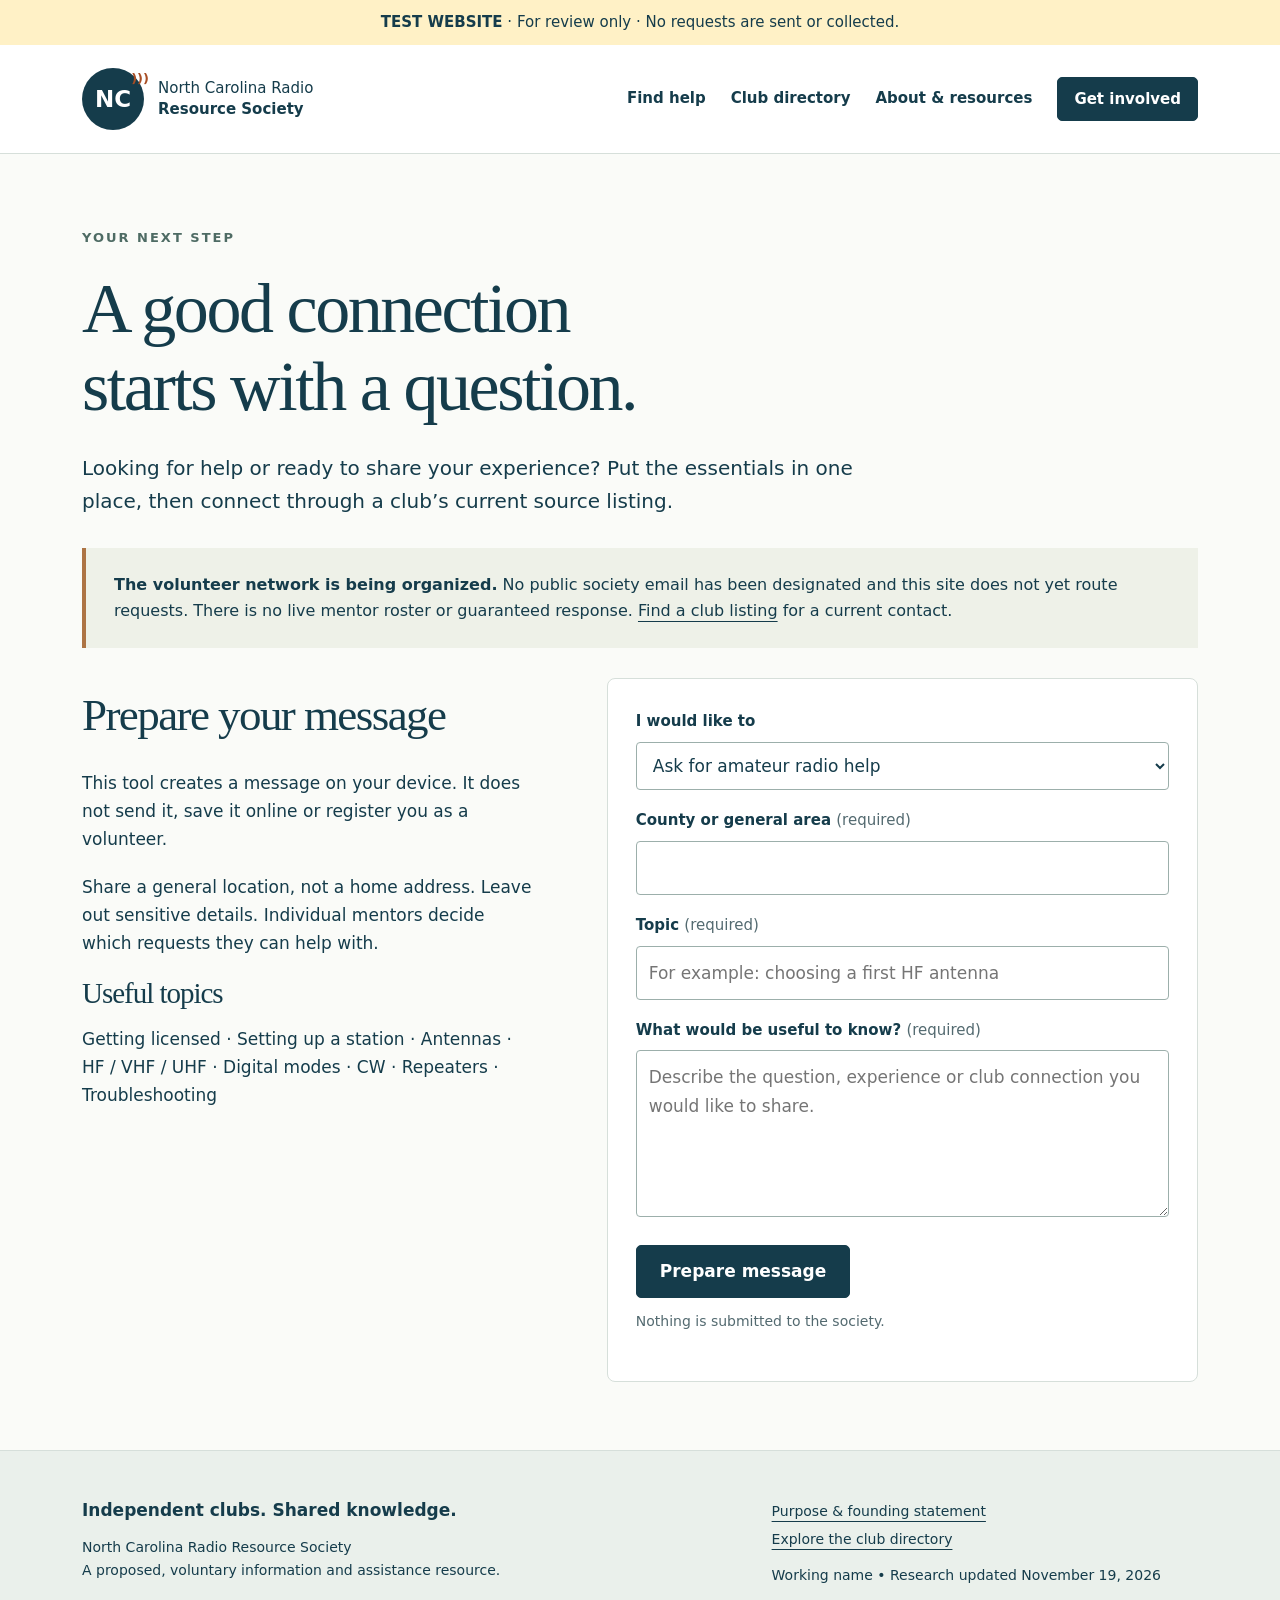
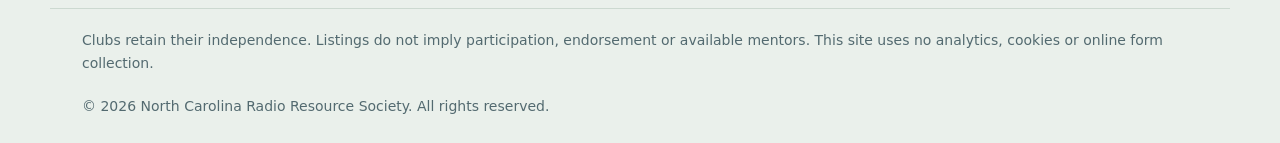
<file: help.html>
<!doctype html><html lang="en"><head><meta charset="utf-8"><meta name="viewport" content="width=device-width, initial-scale=1"><meta name="robots" content="noindex, nofollow"><meta name="description" content="A proposed statewide resource connecting North Carolina amateur radio clubs, learners and volunteer Elmers."><title>Find help and get involved | NCRRS</title><link rel="icon" href="mark.svg" type="image/svg+xml"><link rel="stylesheet" href="style.css"></head><body><aside style="background:#fff1c6;color:#153c4b;text-align:center;padding:10px 20px;font-size:15px" aria-label="Test site notice"><strong>TEST WEBSITE</strong> · For review only · No requests are sent or collected.</aside><a class="skip" href="#main">Skip to content</a><header><div class="wrap nav"><a class="brand" href="index.html"><span class="brand-icon" aria-hidden="true">NC<span>)))</span></span><span>North Carolina Radio<br><b>Resource Society</b></span></a><nav aria-label="Main navigation"><a href="help.html">Find help</a><a href="directory.html">Club directory</a><a href="about.html">About &amp; resources</a><a class="button small" href="help.html#prepare">Get involved</a></nav></div></header><main id="main"><section class="wrap section"><span class="eyebrow">YOUR NEXT STEP</span><h1>A good connection<br>starts with a question.</h1><p class="lead narrow">Looking for help or ready to share your experience? Put the essentials in one place, then connect through a club’s current source listing.</p><div class="notice"><strong>The volunteer network is being organized.</strong> No public society email has been designated and this site does not yet route requests. There is no live mentor roster or guaranteed response. <a href="directory.html">Find a club listing</a> for a current contact.</div><div class="split form-layout" id="prepare"><div><h2>Prepare your message</h2><p>This tool creates a message on your device. It does not send it, save it online or register you as a volunteer.</p><p>Share a general location, not a home address. Leave out sensitive details. Individual mentors decide which requests they can help with.</p><h3>Useful topics</h3><p>Getting licensed · Setting up a station · Antennas · HF / VHF / UHF · Digital modes · CW · Repeaters · Troubleshooting</p></div><form id="request-form"><label for="interest">I would like to</label><select id="interest" name="interest"><option value="help">Ask for amateur radio help</option><option value="volunteer">Volunteer as an Elmer</option><option value="club">Connect my club with the society</option><option value="correction">Suggest a directory correction</option></select><label for="area">County or general area <span>(required)</span></label><input id="area" name="area" required maxlength="100" autocomplete="address-level2"><label for="topic">Topic <span>(required)</span></label><input id="topic" name="topic" required maxlength="160" placeholder="For example: choosing a first HF antenna"><label for="details">What would be useful to know? <span>(required)</span></label><textarea id="details" name="details" required maxlength="2500" rows="5" placeholder="Describe the question, experience or club connection you would like to share."></textarea><button class="button" type="submit">Prepare message</button><p class="muted">Nothing is submitted to the society.</p><div id="prepared" hidden><label for="message">Your prepared message</label><textarea id="message" readonly rows="10"></textarea><div class="actions"><button class="button secondary" type="button" id="copy">Copy message</button><button class="plain" type="button" id="download">Save as text</button></div><p id="copy-status" role="status" aria-live="polite"></p><p>Choose a club’s current contact from its source listing, then share the message yourself. Confirm the club welcomes your request before sharing personal information.</p><a href="directory.html">Find a club contact source</a></div></form></div></section></main><footer><div class="wrap footer-grid"><div><strong>Independent clubs. Shared knowledge.</strong><p>North Carolina Radio Resource Society<br>A proposed, voluntary information and assistance resource.</p></div><div><a href="about.html">Purpose &amp; founding statement</a><br><a href="directory.html">Explore the club directory</a><p>Working name • Research updated November 19, 2026</p></div></div><div class="wrap fine">Clubs retain their independence. Listings do not imply participation, endorsement or available mentors. This site uses no analytics, cookies or online form collection.</div><p class="wrap muted" style="margin-top:20px;margin-bottom:0">&copy; 2026 North Carolina Radio Resource Society. All rights reserved.</p></footer><script src="config.js"></script><script src="clubs.js"></script><script src="app.js"></script></body></html>
</file>
<file: style.css>
:root{--ink:#153c4b;--muted:#536a70;--paper:#fafbf8;--line:#d6dfda;--accent:#a84e25;--pale:#edf2ec}*{box-sizing:border-box}html{scroll-behavior:smooth}body{margin:0;background:var(--paper);color:var(--ink);font:17px/1.65 system-ui,-apple-system,BlinkMacSystemFont,"Segoe UI",sans-serif}a{color:var(--ink);text-underline-offset:5px}a:hover{color:var(--accent)}button,input,select,textarea{font:inherit}button,a,input,select,textarea{touch-action:manipulation}:focus-visible{outline:3px solid #c27336;outline-offset:4px}.wrap{max-width:1180px;margin:auto;padding:0 32px}header{background:#fff;border-bottom:1px solid var(--line)}.nav{display:flex;align-items:center;justify-content:space-between;min-height:108px;gap:24px}.brand{display:flex;align-items:center;gap:14px;text-decoration:none;font-size:15px;line-height:1.4}.brand-icon{background:var(--ink);color:white;width:62px;height:62px;display:grid;place-content:center;font-size:23px;font-weight:800;border-radius:50%;position:relative}.brand-icon span{position:absolute;top:2px;right:-5px;font-size:13px;color:var(--accent)}nav{display:flex;gap:25px;align-items:center}nav>a{font-size:15px;font-weight:600;text-decoration:none}.button{display:inline-block;border:1px solid var(--ink);background:var(--ink);color:white;padding:13px 23px;border-radius:5px;font-weight:650;text-decoration:none;cursor:pointer;line-height:1.5}.button:hover{background:#286175;color:white}.button.small{padding:10px 16px}.button.secondary{background:transparent;color:var(--ink)}.button.secondary:hover{background:var(--pale)}h1,h2,h3{font-family:Georgia,"Times New Roman",serif;font-weight:400;line-height:1.12;letter-spacing:-.035em}h1{font-size:clamp(42px,5.5vw,70px);margin:20px 0 25px}h2{font-size:clamp(32px,4vw,45px);margin:12px 0 28px}h3{font-size:29px;margin:20px 0 15px}p{margin:0 0 20px}.lead{font-size:20px;line-height:1.65}.narrow{max-width:780px}.muted,.fine{color:var(--muted);font-size:14px}.eyebrow{font-size:13px;letter-spacing:2px;font-weight:750;color:#4e6b64}.hero{padding:60px 0 55px;background:linear-gradient(110deg,#fafbf8,#f0f4ef)}.hero-grid{display:grid;grid-template-columns:1.15fr 1fr;gap:25px;align-items:center}.status{display:table;background:#e5ece3;border:1px solid #cbd9c8;padding:5px 12px;border-radius:4px;margin:20px 0 0;font-size:14px}.actions{display:flex;align-items:center;gap:24px;flex-wrap:wrap;margin:25px 0}.text-link{font-weight:650}.art img{width:100%;display:block}.art-caption{display:block;text-align:center;font-size:14px;color:var(--muted);letter-spacing:1px}.band{background:var(--ink);color:white;padding:30px 0}.band-grid{display:grid;grid-template-columns:1fr 1.5fr .7fr;gap:30px;align-items:center}.band strong{font-size:20px;line-height:1.4}.band p{margin:0;font-size:16px;color:#d6e3e3}.band a{color:#fff;justify-self:end}.section{padding-top:68px;padding-bottom:68px}.cards{display:grid;grid-template-columns:repeat(3,1fr);gap:22px;margin-top:35px}.card{padding:28px;border:1px solid var(--line);border-radius:8px;background:white}.card p{color:var(--muted);font-size:16px}.card a{font-size:16px;font-weight:600}.number{font-size:13px;letter-spacing:2px;color:var(--accent);font-weight:700}.split{display:grid;grid-template-columns:1fr 1.3fr;gap:70px}.split.section{border-top:1px solid var(--line)}.notice{padding:24px 28px;background:#eef1e8;border-left:4px solid #ad7444;font-size:16px;margin:30px 0}.notice h2{font-size:32px}.notice p:last-child{margin-bottom:0}.filters{display:grid;grid-template-columns:2fr 1fr 1fr;gap:18px;padding-top:12px}label{display:block;font-size:15px;font-weight:650;margin:18px 0 8px}label span{font-weight:400;color:var(--muted)}input,select,textarea{width:100%;padding:12px;border:1px solid #9cafab;border-radius:4px;background:white;color:var(--ink)}textarea{resize:vertical}form{background:white;border:1px solid var(--line);border-radius:8px;padding:12px 28px 28px}form .button{margin-top:20px}form .actions .button{margin-top:0}form .muted{margin-top:12px}.results-heading{display:flex;align-items:center;justify-content:space-between;margin:25px 0 15px}.results-heading p{margin:0}.plain{background:none;border:none;color:var(--ink);padding:5px 0;text-decoration:underline;text-underline-offset:5px;cursor:pointer}.club-list{display:grid;grid-template-columns:1fr 1fr;gap:16px}.club{padding:24px;background:#fff;border:1px solid var(--line);border-radius:6px}.club h2{font-size:25px;margin:0 0 12px;line-height:1.25}.club p{font-size:15px;margin:8px 0}.badge{display:inline-block;font-size:13px;padding:3px 9px;border-radius:3px;background:#e5eee7;color:#28583e}.badge.unknown{background:#fff1c6;color:#624a15}.source-link{font-size:15px}.empty{padding:30px;border:1px solid var(--line);grid-column:1/-1}.club-list+.muted{margin-top:28px}footer{background:#eaf0eb;padding:45px 0 25px;border-top:1px solid var(--line)}.footer-grid{display:grid;grid-template-columns:1.5fr 1fr;gap:50px}.footer-grid p{font-size:14px;margin-top:12px}.footer-grid a{font-size:14px}.fine{padding-top:20px;border-top:1px solid #ccd9d0}.skip{position:absolute;left:15px;top:-100px;z-index:10;background:white;padding:15px}.skip:focus{top:10px}[hidden]{display:none!important}#prepare{scroll-margin-top:25px}#copy-status{font-size:15px;color:#31593d}
@media(max-width:900px){.nav{flex-wrap:wrap;padding-top:20px;padding-bottom:20px}nav{gap:20px;flex-wrap:wrap}.hero-grid{grid-template-columns:1fr 0.8fr}h1{font-size:49px}.band-grid{grid-template-columns:1fr 1.6fr}.band a{justify-self:start}.cards{gap:12px}.card{padding:20px}.split{gap:35px}.filters{grid-template-columns:1fr 1fr}.filters>div:first-child{grid-column:1/-1}}
@media(max-width:650px){.wrap{padding-left:22px;padding-right:22px}.nav{gap:20px}.brand{font-size:14px}.brand-icon{width:50px;height:50px}nav{gap:15px}nav>a{font-size:14px}.button.small{padding:7px 10px}.hero{padding:35px 0}.hero-grid,.split,.cards,.club-list,.footer-grid,.band-grid{grid-template-columns:1fr}.hero-grid{gap:10px}.art{max-width:400px;margin:auto}.art img{max-height:310px}.hero h1{font-size:49px}.lead{font-size:18px}.section{padding-top:45px;padding-bottom:45px}.cards{gap:16px}.split{gap:20px}.band-grid{gap:18px}.band a{justify-self:start}.filters{grid-template-columns:1fr}.filters>div:first-child{grid-column:auto}.filters{gap:0}.form-layout form{padding:8px 20px 20px}.notice{padding:20px}.actions{gap:18px}.footer-grid{gap:20px}h1{font-size:43px}.fine{margin-top:15px}}
@media(prefers-reduced-motion:reduce){html{scroll-behavior:auto}}
</file>
